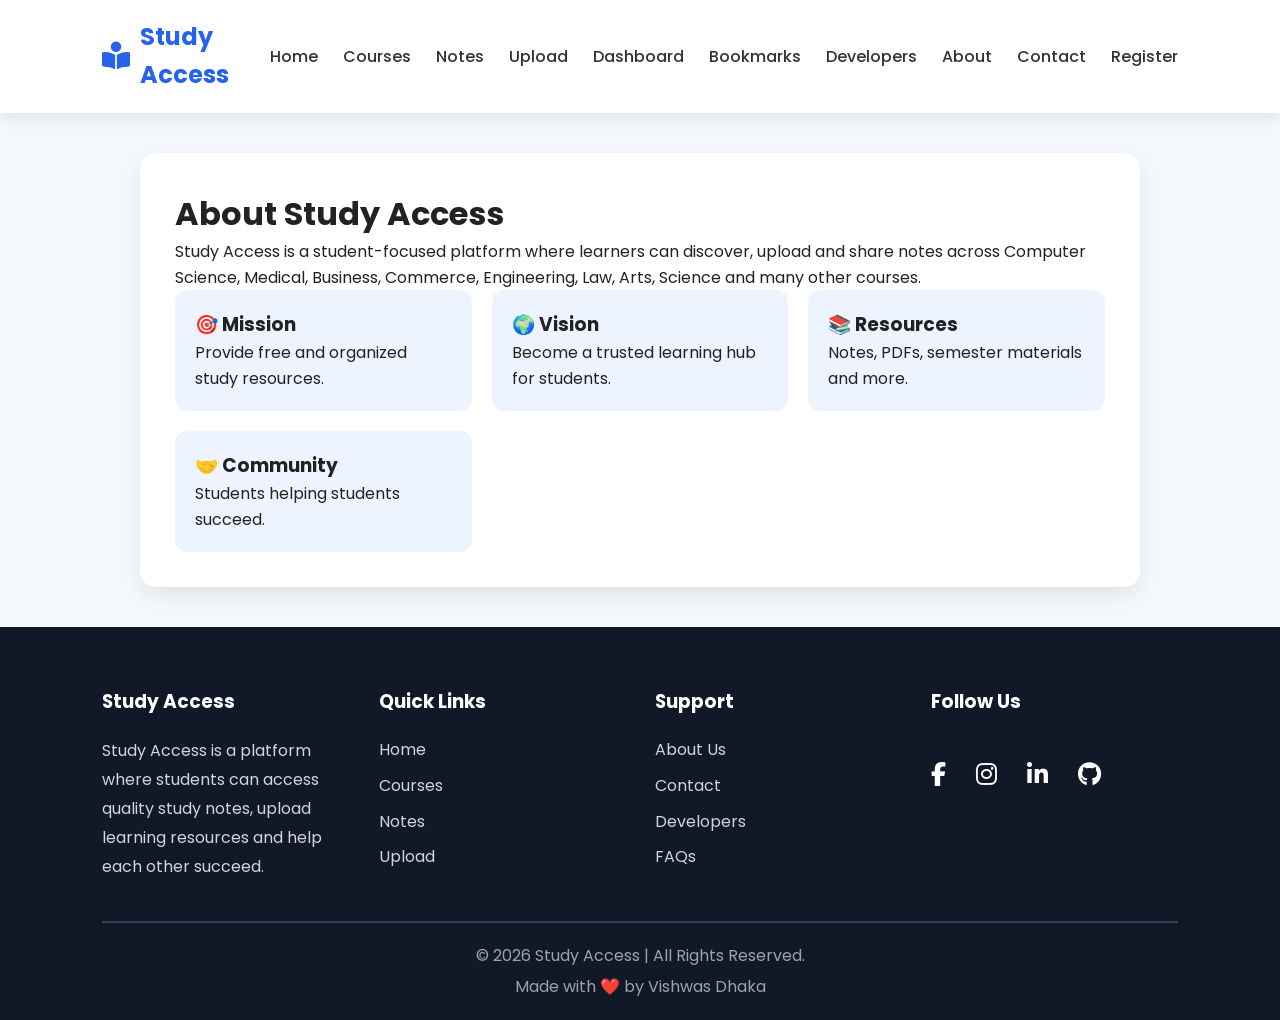
<file: about.html>
<!doctype html>
<html>
  <head>
    <meta charset="UTF-8" />
    <meta name="viewport" content="width=device-width,initial-scale=1" />
    <title>Study Access | About</title>
    <link rel="stylesheet" href="style.css" />
    <link
      rel="stylesheet"
      href="https://cdnjs.cloudflare.com/ajax/libs/font-awesome/6.6.0/css/all.min.css"
    />
    <style>
      body {
        font-family: Arial;
        background: #f4f7fb;
      }
      .wrap {
        max-width: 1000px;
        margin: 40px auto;
        background: #fff;
        padding: 35px;
        border-radius: 15px;
        box-shadow: 0 8px 20px rgba(0, 0, 0, 0.08);
      }
      .cards {
        display: grid;
        grid-template-columns: repeat(auto-fit, minmax(220px, 1fr));
        gap: 20px;
      }
      .card {
        background: #eef4ff;
        padding: 20px;
        border-radius: 12px;
      }

      .footer-container {
        display: grid;
        grid-template-columns: repeat(auto-fit, minmax(220px, 1fr));
        gap: 30px;
      }

      .footer-box a {
        display: block;
        color: #d1d5db;
        margin: 10px 0;
        text-decoration: none;
      }

      .social-icons {
        display: flex;
        gap: 15px;
        margin-top: 15px;
      }

      .social-icons a {
        color: #fff;
        font-size: 22px;
      }

      @media (max-width: 900px) {
        .register-container {
          grid-template-columns: 1fr;
        }

        .page-hero h1 {
          font-size: 32px;
        }
      }
    </style>

    </style>
  </head>
  <body>
    
    <header>
      <div class="logo">
        <i class="fa-solid fa-book-open-reader"></i>
        <h2>Study Access</h2>
      </div>
    <nav>
        <ul>
            <li><a href="index.html">Home</a></li>
            <li><a href="courses.html">Courses</a></li>
            <li><a href="notes.html">Notes</a></li>
            <li><a href="upload.html">Upload</a></li>
            <li><a href="dashboard.html">Dashboard</a></li>
            <li><a href="bookmarks.html">Bookmarks</a></li>
            <li><a href="developers.html">Developers</a></li>
            <li><a href="about.html">About</a></li>
            <li><a href="contact.html">Contact</a></li>
            <li><a href="register.html" class="register-btn">Register</a></li>
        </ul>
    </nav>
    </header>
    <div class="wrap">
      <h1>About Study Access</h1>
      <p>
        Study Access is a student-focused platform where learners can discover,
        upload and share notes across Computer Science, Medical, Business,
        Commerce, Engineering, Law, Arts, Science and many other courses.
      </p>
      <div class="cards">
        <div class="card">
          <h3>🎯 Mission</h3>
          <p>Provide free and organized study resources.</p>
        </div>
        <div class="card">
          <h3>🌍 Vision</h3>
          <p>Become a trusted learning hub for students.</p>
        </div>
        <div class="card">
          <h3>📚 Resources</h3>
          <p>Notes, PDFs, semester materials and more.</p>
        </div>
        <div class="card">
          <h3>🤝 Community</h3>
          <p>Students helping students succeed.</p>
        </div>
      </div>
    </div>
    <footer>
      <div class="footer-container">
        <div class="footer-box">
          <h3>Study Access</h3>

          <p>
            Study Access is a platform where students can access quality study
            notes, upload learning resources and help each other succeed.
          </p>
        </div>

        <div class="footer-box">
          <h3>Quick Links</h3>
          <a href="index.html">Home</a>
          <a href="courses.html">Courses</a>
          <a href="notes.html">Notes</a>
          <a href="upload.html">Upload</a>
        </div>

        <div class="footer-box">
          <h3>Support</h3>
          <a href="about.html">About Us</a>
          <a href="contact.html">Contact</a>
          <a href="developers.html">Developers</a>
          <a href="#">FAQs</a>
        </div>

        <div class="footer-box">
          <h3>Follow Us</h3>
          <div class="social-icons">
            <a href="#"><i class="fab fa-facebook-f"></i></a>
            <a href="#"><i class="fab fa-instagram"></i></a>
            <a href="#"><i class="fab fa-linkedin-in"></i></a>
            <a href="#"><i class="fab fa-github"></i></a>
          </div>
        </div>
      </div>

      <hr />

      <p class="copyright">© 2026 Study Access | All Rights Reserved.</p>
      <p class="credits">Made with ❤️ by Vishwas Dhaka</p>
    </footer>
  </body>
</html>
</file>
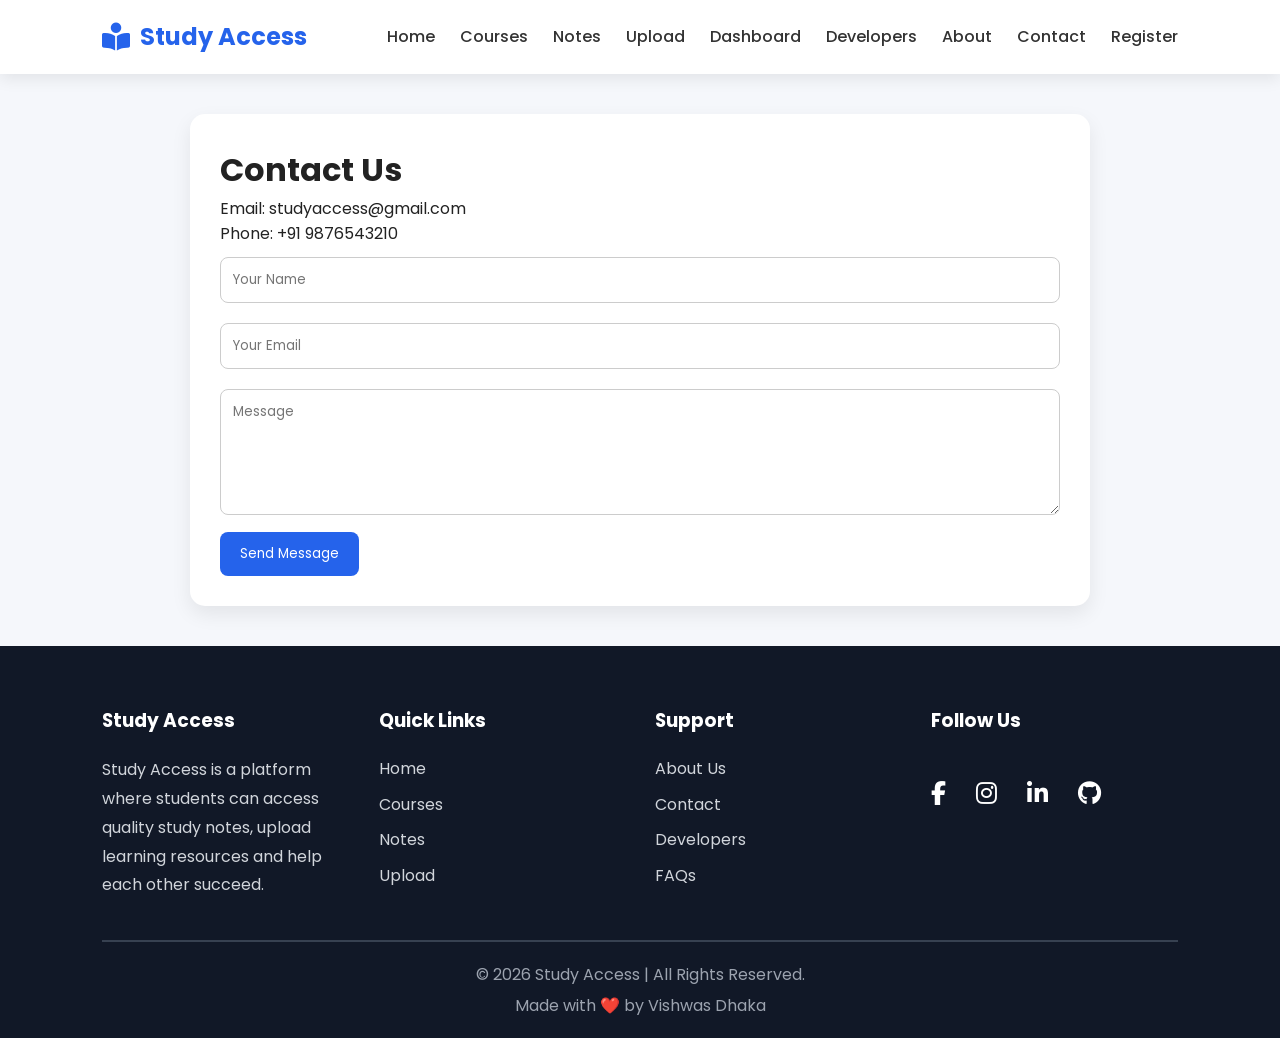
<file: contact.html>
<!doctype html>
<html>
  <head>
    <meta charset="UTF-8" />
    <meta name="viewport" content="width=device-width,initial-scale=1" />
    <title>Study Access | Contact</title>
    <link rel="stylesheet" href="style.css" />
    <link
      rel="stylesheet"
      href="https://cdnjs.cloudflare.com/ajax/libs/font-awesome/6.6.0/css/all.min.css"
    />
    <style>
      body {
        font-family: Arial;
        background: #f5f7fb;
      }
      .wrap {
        max-width: 900px;
        margin: 40px auto;
        background: #fff;
        padding: 30px;
        border-radius: 15px;
        box-shadow: 0 8px 20px rgba(0, 0, 0, 0.08);
      }
      input,
      textarea {
        width: 100%;
        padding: 12px;
        margin: 10px 0;
        border: 1px solid #ccc;
        border-radius: 8px;
      }
      button {
        padding: 12px 20px;
        background: #2563eb;
        color: #fff;
        border: none;
        border-radius: 8px;
      }

       .footer-container {
        display: grid;
        grid-template-columns: repeat(auto-fit, minmax(220px, 1fr));
        gap: 30px;
      }

      .footer-box a {
        display: block;
        color: #d1d5db;
        margin: 10px 0;
        text-decoration: none;
      }

      .social-icons {
        display: flex;
        gap: 15px;
        margin-top: 15px;
      }

      .social-icons a {
        color: #fff;
        font-size: 22px;
      }

      @media (max-width: 900px) {
        .register-container {
          grid-template-columns: 1fr;
        }

        .page-hero h1 {
          font-size: 32px;
        }
      }
    </style>
  </head>
  <body>
    
    <header>
    <div class="logo">
        <i class="fa-solid fa-book-open-reader"></i>
        <h2>Study Access</h2>
    </div>

    <nav>
        <ul>
            <li><a href="index.html">Home</a></li>
            <li><a href="courses.html">Courses</a></li>
            <li><a href="notes.html">Notes</a></li>
            <li><a href="upload.html">Upload</a></li>
            <li><a href="dashboard.html">Dashboard</a></li>
            <li><a href="developers.html">Developers</a></li>
            <li><a href="about.html">About</a></li>
            <li><a href="contact.html">Contact</a></li>
            <li><a href="register.html" class="register-btn">Register</a></li>
        </ul>
    </nav>
</header>
      </div>
    </header>
    <div class="wrap">
      <h1>Contact Us</h1>
      <p>Email: studyaccess@gmail.com</p>
      <p>Phone: +91 9876543210</p>
      <form>
        <input placeholder="Your Name" /><input
          type="email"
          placeholder="Your Email"
        /><textarea rows="5" placeholder="Message"></textarea
        ><button>Send Message</button>
      </form>
    </div>
    <footer>
      <div class="footer-container">
        <div class="footer-box">
          <h3>Study Access</h3>

          <p>
            Study Access is a platform where students can access quality study
            notes, upload learning resources and help each other succeed.
          </p>
        </div>

        <div class="footer-box">
          <h3>Quick Links</h3>

          <a href="index.html">Home</a>
          <a href="courses.html">Courses</a>
          <a href="notes.html">Notes</a>
          <a href="upload.html">Upload</a>
        </div>

        <div class="footer-box">
          <h3>Support</h3>
          <a href="about.html">About Us</a>
          <a href="contact.html">Contact</a>
          <a href="developers.html">Developers</a>
          <a href="#">FAQs</a>
        </div>

        <div class="footer-box">
          <h3>Follow Us</h3>
          <div class="social-icons">
            <a href="#"><i class="fab fa-facebook-f"></i></a>
            <a href="#"><i class="fab fa-instagram"></i></a>
            <a href="#"><i class="fab fa-linkedin-in"></i></a>
            <a href="#"><i class="fab fa-github"></i></a>
          </div>
        </div>
      </div>

      <hr />

      <p class="copyright">© 2026 Study Access | All Rights Reserved.</p>
      <p class="credits">Made with ❤️ by Vishwas Dhaka</p>
    </footer>
  </body>
</html>
</file>
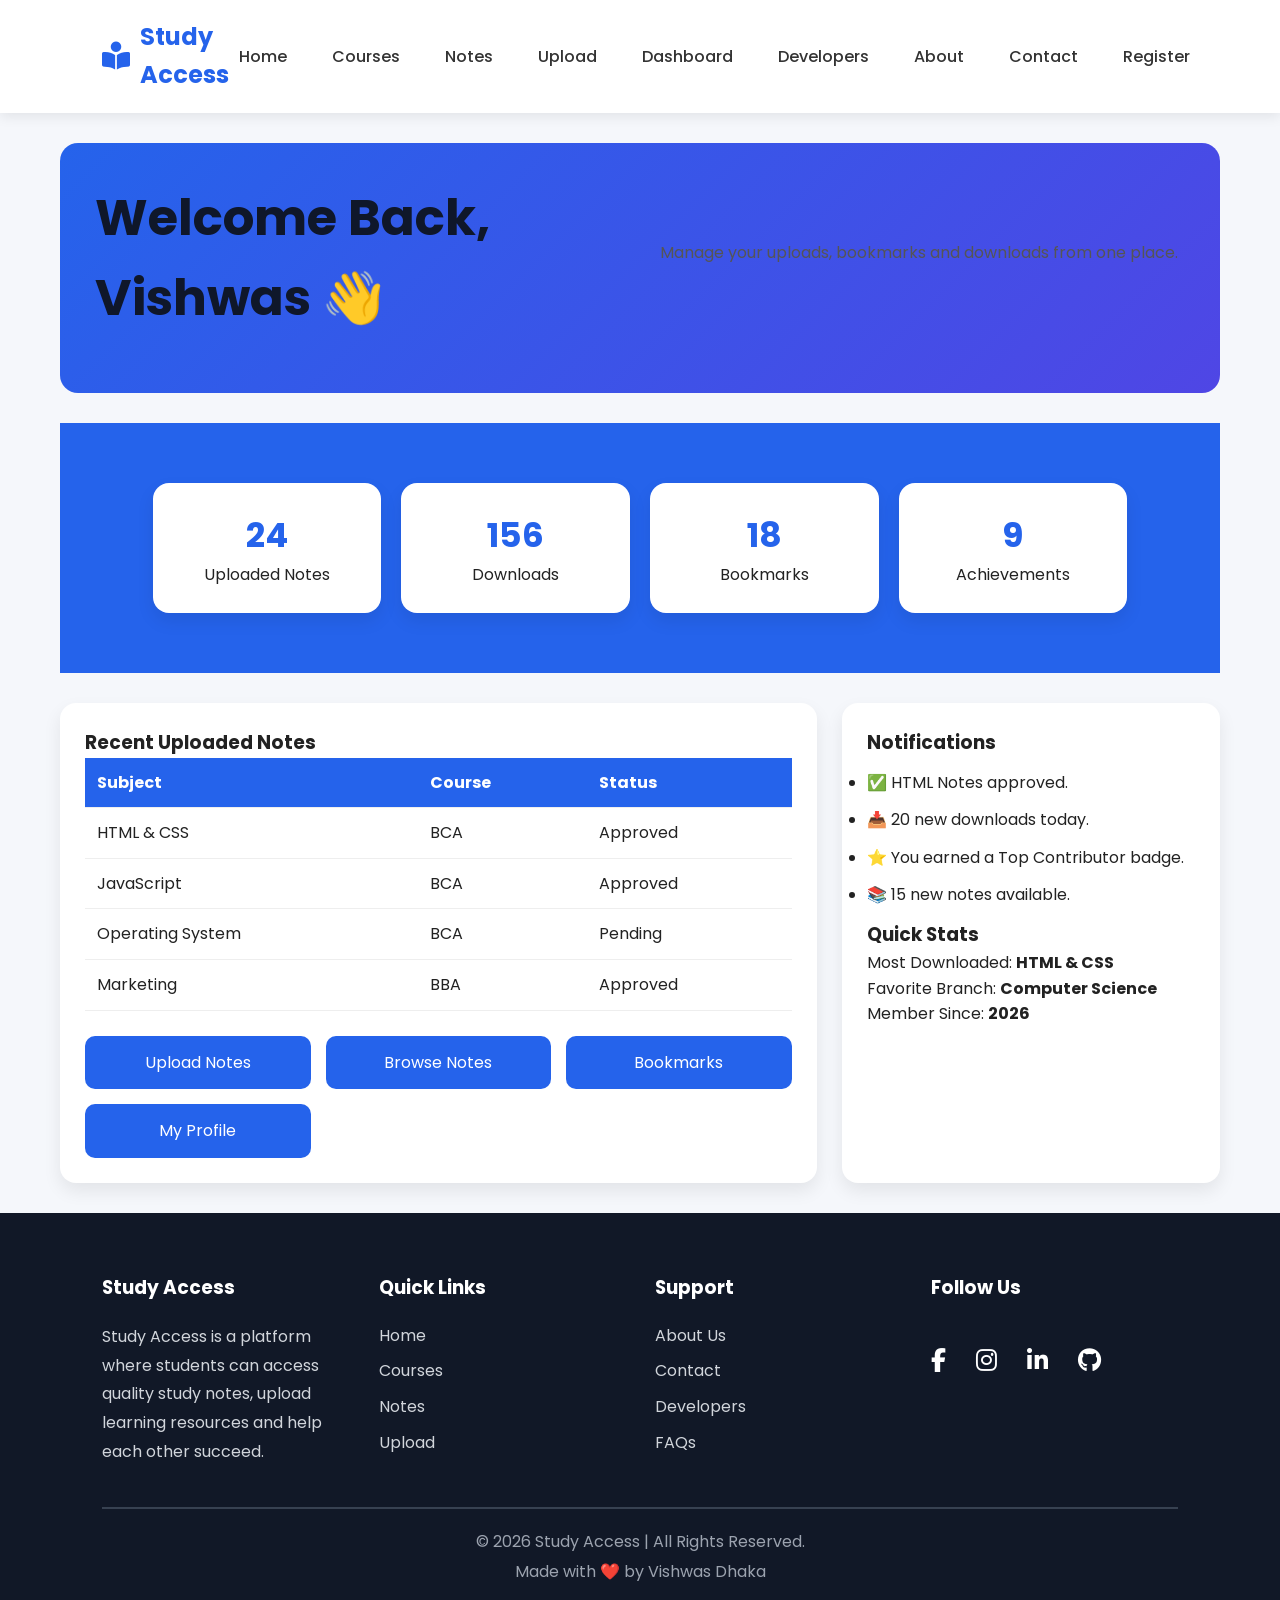
<file: dashboard.html>
<!doctype html>
<html lang="en">
  <head>
    <meta charset="UTF-8" />
    <meta name="viewport" content="width=device-width, initial-scale=1.0" />
    <title>Study Access | Dashboard</title>
    <link rel="stylesheet" href="style.css" />
    <link
      href="https://fonts.googleapis.com/css2?family=Poppins:wght@300;400;500;600;700&display=swap"
      rel="stylesheet"
    />
    <link
      rel="stylesheet"
      href="https://cdnjs.cloudflare.com/ajax/libs/font-awesome/6.6.0/css/all.min.css"
    />
    <style>
      body {
        margin: 0;
        background: #f5f7fb;
        font-family: Poppins, sans-serif;
      }
      header {
        display: flex;
        justify-content: space-between;
        align-items: center;
        padding: 18px 8%;
        background: #fff;
        box-shadow: 0 4px 12px rgba(0, 0, 0, 0.08);
      }
      nav a {
        text-decoration: none;
        color: #333;
        margin: 0 10px;
        font-weight: 500;
      }
      .container {
        max-width: 1200px;
        margin: 30px auto;
        padding: 0 20px;
      }
      .hero {
        background: linear-gradient(135deg, #2563eb, #4f46e5);
        color: #fff;
        padding: 35px;
        border-radius: 18px;
      }
      .stats {
        display: grid;
        grid-template-columns: repeat(auto-fit, minmax(220px, 1fr));
        gap: 20px;
        margin: 30px 0;
      }
      .card {
        background: #fff;
        padding: 25px;
        border-radius: 16px;
        box-shadow: 0 8px 18px rgba(0, 0, 0, 0.08);
      }
      .card h2 {
        margin: 0;
        font-size: 34px;
        color: #2563eb;
      }
      .grid {
        display: grid;
        grid-template-columns: 2fr 1fr;
        gap: 25px;
      }
      table {
        width: 100%;
        border-collapse: collapse;
      }
      th,
      td {
        padding: 12px;
        border-bottom: 1px solid #eee;
        text-align: left;
      }
      th {
        background: #2563eb;
        color: #fff;
      }
      .actions {
        display: grid;
        grid-template-columns: repeat(auto-fit, minmax(180px, 1fr));
        gap: 15px;
        margin-top: 25px;
      }
      .btn {
        display: block;
        text-align: center;
        padding: 14px;
        background: #2563eb;
        color: #fff;
        text-decoration: none;
        border-radius: 10px;
      }
      .activity li {
        margin: 12px 0;
      }
      @media (max-width: 850px) {
        .grid {
          grid-template-columns: 1fr;
        }
      }
      .footer-container {
        display: grid;
        grid-template-columns: repeat(auto-fit, minmax(220px, 1fr));
        gap: 30px;
      }

      .footer-box a {
        display: block;
        color: #d1d5db;
        margin: 10px 0;
        text-decoration: none;
      }

      .social-icons {
        display: flex;
        gap: 15px;
        margin-top: 15px;
      }

      .social-icons a {
        color: #fff;
        font-size: 22px;
      }

      @media (max-width: 900px) {
        .register-container {
          grid-template-columns: 1fr;
        }

        .page-hero h1 {
          font-size: 32px;
        }
      }

    </style>
  </head>
  <body>
   <header>
    <div class="logo">
        <i class="fa-solid fa-book-open-reader"></i>
        <h2>Study Access</h2>
    </div>
    <nav>
        <ul>
            <li><a href="index.html">Home</a></li>
            <li><a href="courses.html">Courses</a></li>
            <li><a href="notes.html">Notes</a></li>
            <li><a href="upload.html">Upload</a></li>
            <li><a href="dashboard.html">Dashboard</a></li>
            <li><a href="developers.html">Developers</a></li>
            <li><a href="about.html">About</a></li>
            <li><a href="contact.html">Contact</a></li>
            <li><a href="register.html" class="register-btn">Register</a></li>
        </ul>
    </nav>
</header>

    <div class="container">
      <div class="hero">
        <h1>Welcome Back, Vishwas 👋</h1>
        <p>Manage your uploads, bookmarks and downloads from one place.</p>
      </div>

      <div class="stats">
        <div class="card">
          <h2>24</h2>
          <p>Uploaded Notes</p>
        </div>
        <div class="card">
          <h2>156</h2>
          <p>Downloads</p>
        </div>
        <div class="card">
          <h2>18</h2>
          <p>Bookmarks</p>
        </div>
        <div class="card">
          <h2>9</h2>
          <p>Achievements</p>
        </div>
      </div>

      <div class="grid">
        <div class="card">
          <h3>Recent Uploaded Notes</h3>
          <table>
            <tr>
              <th>Subject</th>
              <th>Course</th>
              <th>Status</th>
            </tr>
            <tr>
              <td>HTML & CSS</td>
              <td>BCA</td>
              <td>Approved</td>
            </tr>
            <tr>
              <td>JavaScript</td>
              <td>BCA</td>
              <td>Approved</td>
            </tr>
            <tr>
              <td>Operating System</td>
              <td>BCA</td>
              <td>Pending</td>
            </tr>
            <tr>
              <td>Marketing</td>
              <td>BBA</td>
              <td>Approved</td>
            </tr>
          </table>

          <div class="actions">
            <a class="btn" href="upload.html">Upload Notes</a>
            <a class="btn" href="notes.html">Browse Notes</a>
            <a class="btn" href="bookmarks.html">Bookmarks</a>
            <a class="btn" href="profile.html">My Profile</a>
          </div>
        </div>

        <div class="card">
          <h3>Notifications</h3>
          <ul class="activity">
            <li>✅ HTML Notes approved.</li>
            <li>📥 20 new downloads today.</li>
            <li>⭐ You earned a Top Contributor badge.</li>
            <li>📚 15 new notes available.</li>
          </ul>

          <h3>Quick Stats</h3>
          <p>Most Downloaded: <b>HTML & CSS</b></p>
          <p>Favorite Branch: <b>Computer Science</b></p>
          <p>Member Since: <b>2026</b></p>
        </div>
      </div>
    </div>

    <footer>
      <div class="footer-container">
        <div class="footer-box">
          <h3>Study Access</h3>
          <p>
            Study Access is a platform where students can access quality study
            notes, upload learning resources and help each other succeed.
          </p>
        </div>

        <div class="footer-box">
          <h3>Quick Links</h3>
          <a href="index.html">Home</a>
          <a href="courses.html">Courses</a>
          <a href="notes.html">Notes</a>
          <a href="upload.html">Upload</a>
        </div>

        <div class="footer-box">
          <h3>Support</h3>
          <a href="about.html">About Us</a>
          <a href="contact.html">Contact</a>
          <a href="developers.html">Developers</a>
          <a href="#">FAQs</a>
        </div>

        <div class="footer-box">
          <h3>Follow Us</h3>
          <div class="social-icons">
            <a href="#"><i class="fab fa-facebook-f"></i></a>
            <a href="#"><i class="fab fa-instagram"></i></a>
            <a href="#"><i class="fab fa-linkedin-in"></i></a>
            <a href="#"><i class="fab fa-github"></i></a>
          </div>
        </div>
      </div>

      <hr />

      <p class="copyright">© 2026 Study Access | All Rights Reserved.</p>
      <p class="credits">Made with ❤️ by Vishwas Dhaka</p>
    </footer>
   
  </body>
</html>
</file>
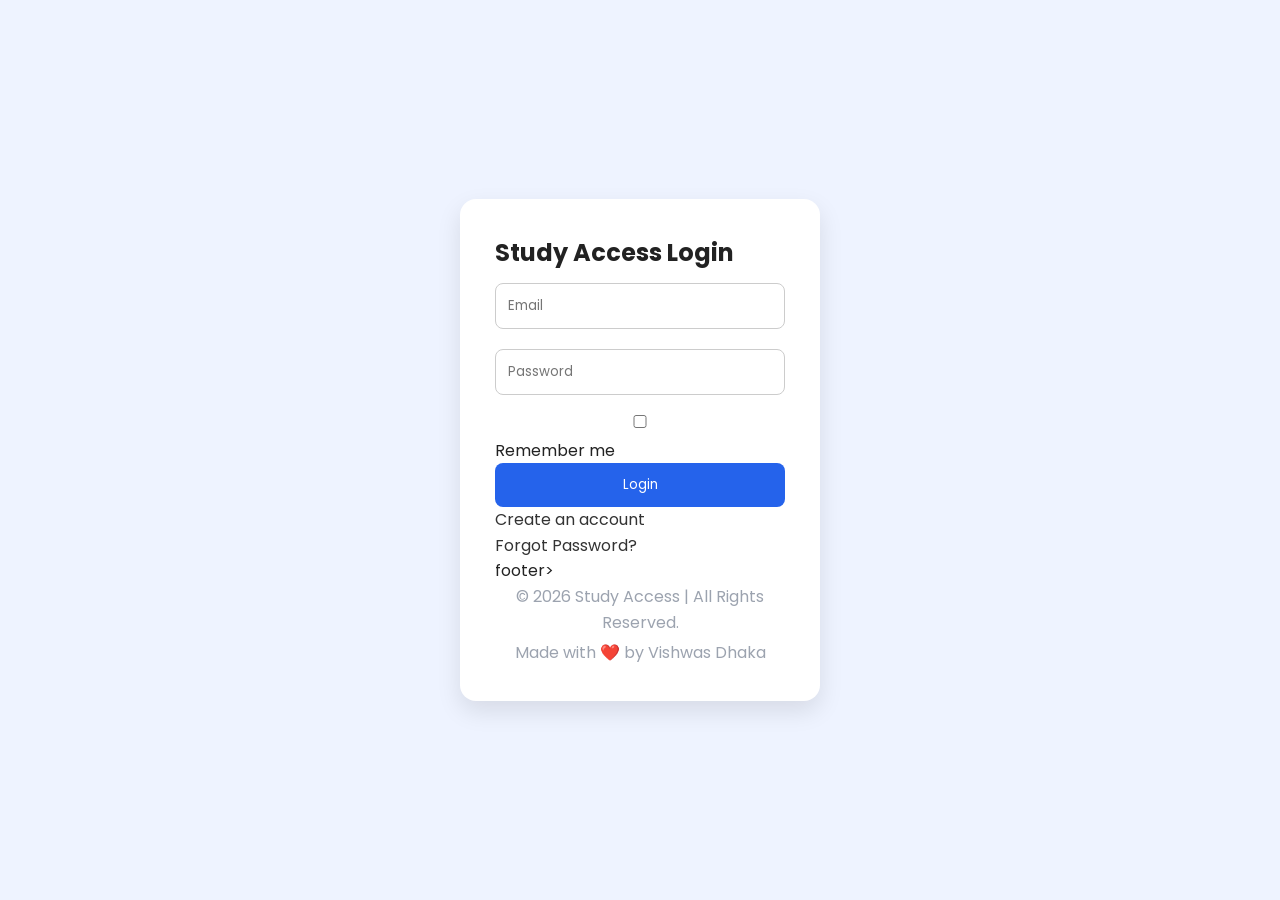
<file: login.html>
<!doctype html>
<html>
  <head>
    <meta charset="UTF-8" />
    <meta name="viewport" content="width=device-width,initial-scale=1" />
    <title>Study Access | Login</title>
    <link rel="stylesheet" href="style.css" />
    <style>
      body {
        font-family: Arial;
        background: #eef3ff;
        display: flex;
        justify-content: center;
        align-items: center;
        height: 100vh;
        margin: 0;
      }
      .card {
        background: #fff;
        padding: 35px;
        border-radius: 16px;
        box-shadow: 0 10px 25px rgba(0, 0, 0, 0.1);
        width: 360px;
      }
      input {
        width: 100%;
        padding: 12px;
        margin: 10px 0;
        border: 1px solid #ccc;
        border-radius: 8px;
      }
      button {
        width: 100%;
        padding: 12px;
        background: #2563eb;
        color: #fff;
        border: none;
        border-radius: 8px;
      }
      a {
        text-decoration: none;
      }
    </style>
  </head>
  <body>
    <div class="card">
      <h2>Study Access Login</h2>
      <input type="email" placeholder="Email" /><input
        type="password"
        placeholder="Password"
      /><label><input type="checkbox" /> Remember me</label
      ><button>Login</button>
      <p><a href="register.html">Create an account</a></p>
      <p><a href="#">Forgot Password?</a></p>
      footer>
        <p class="copyright">© 2026 Study Access | All Rights Reserved.</p>
        <p class="credits">Made with ❤️ by Vishwas Dhaka</p>
      </footer>
    </div>
  </body>
</html>
</file>
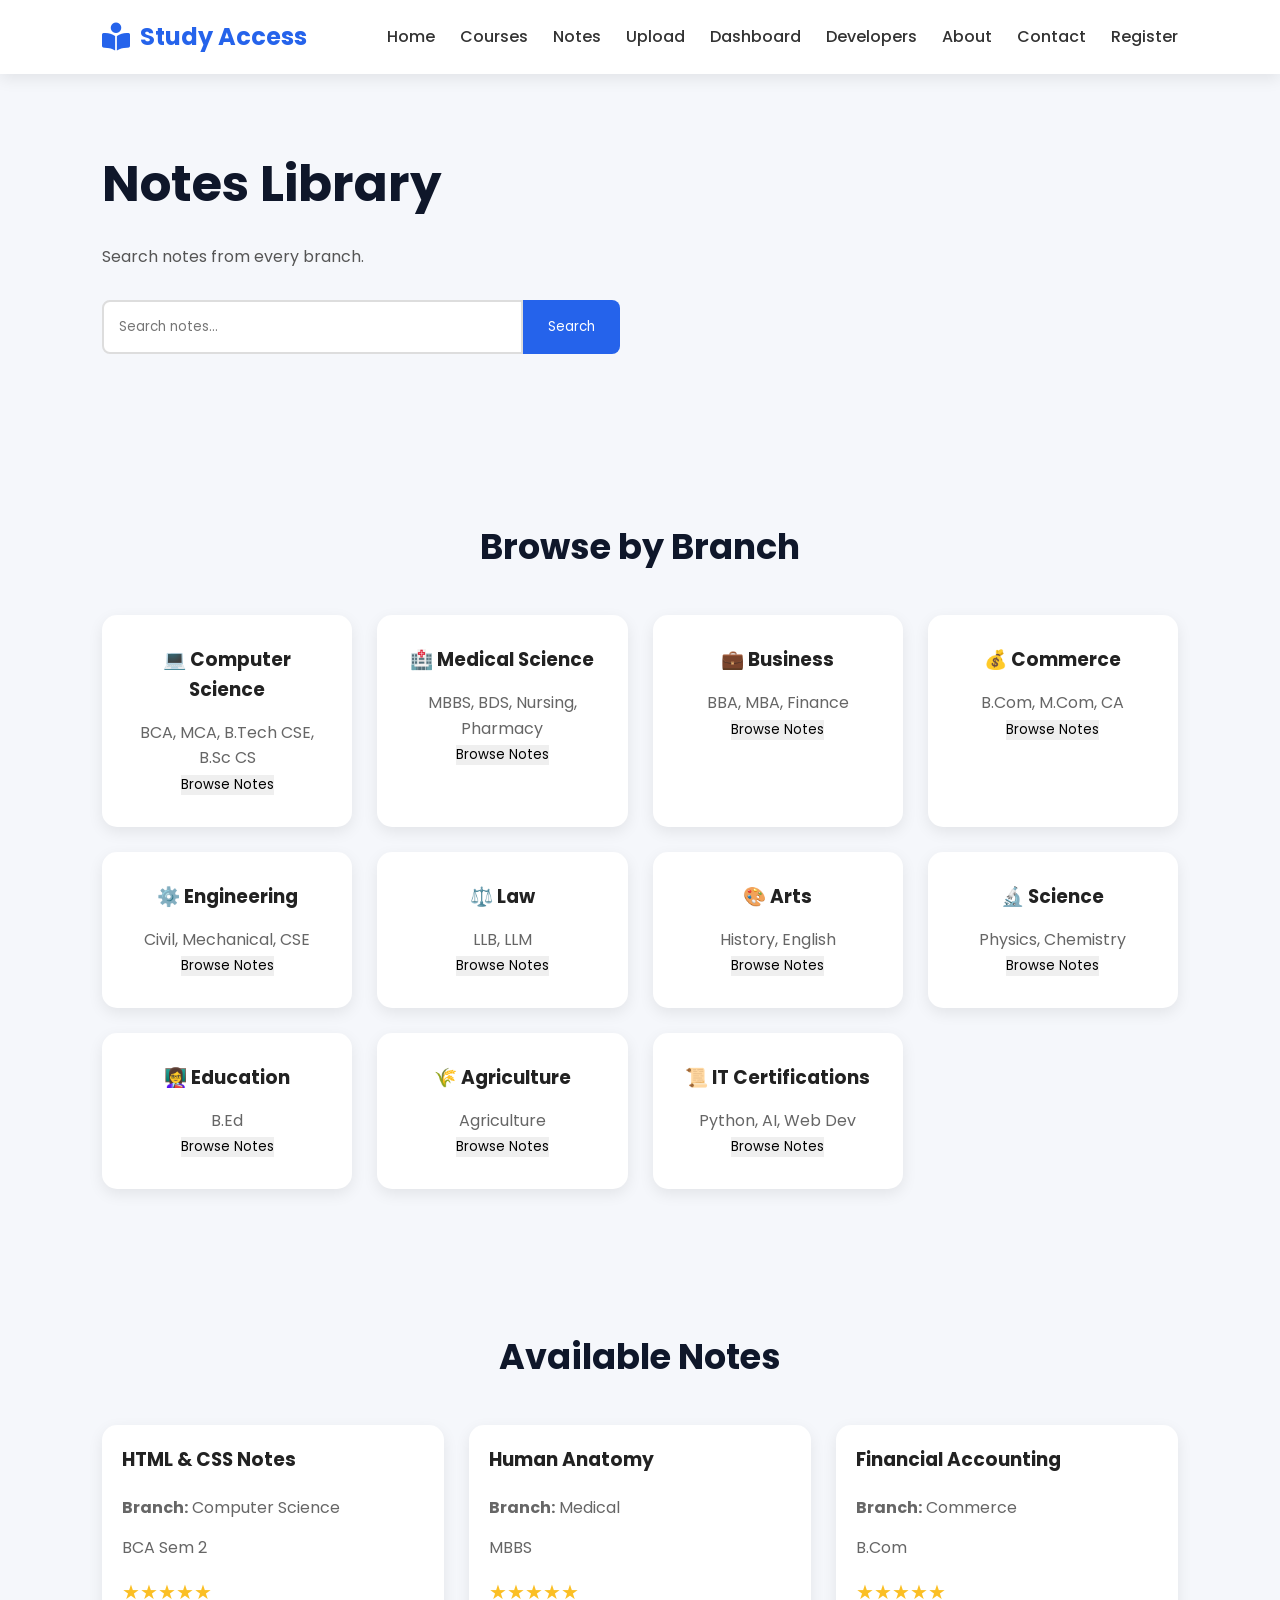
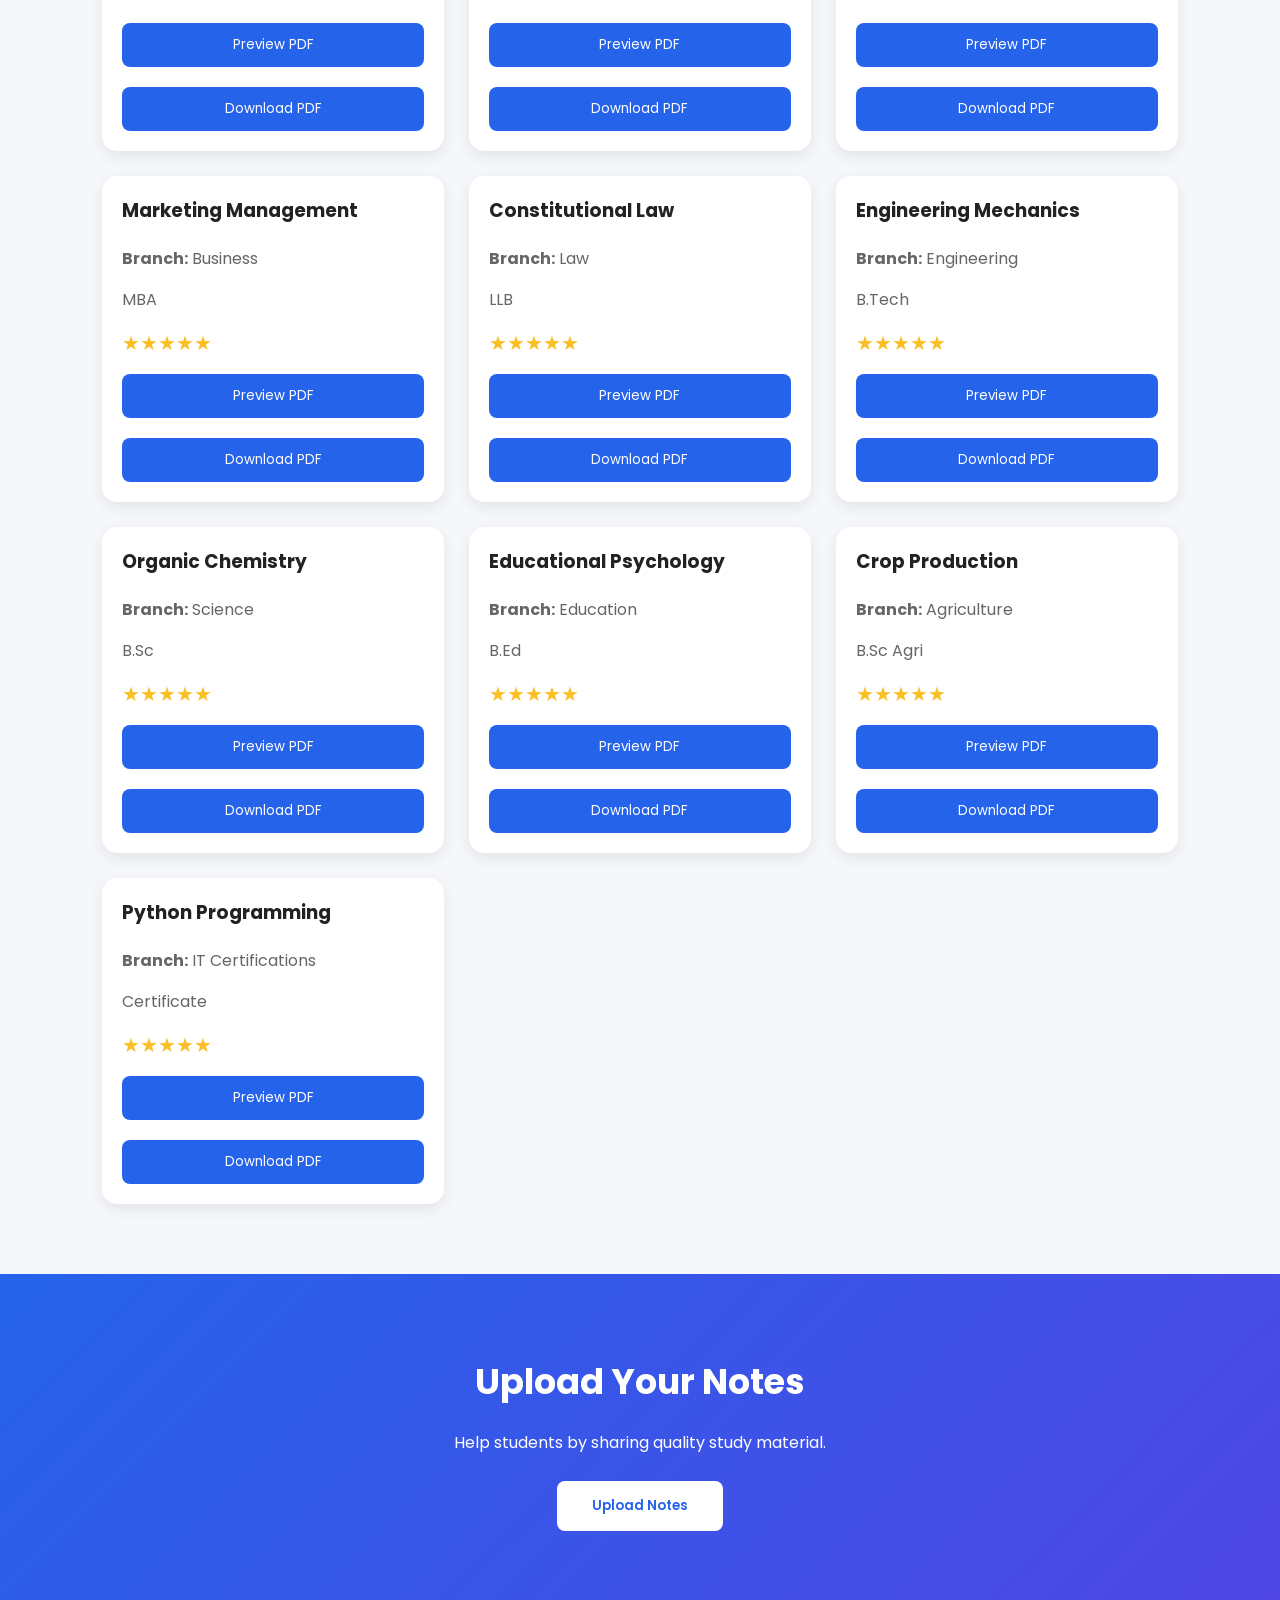
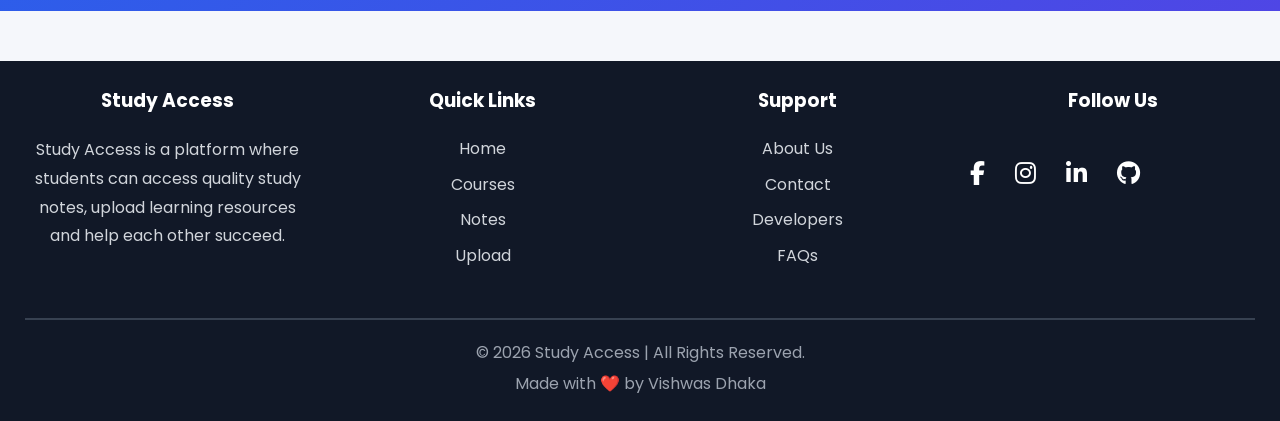
<file: notes.html>
<!DOCTYPE html>
<html lang='en'><head><meta charset='UTF-8'><meta name='viewport' content='width=device-width,initial-scale=1'>
<title>Study Access | Notes</title>
<link rel='stylesheet' href='style.css'>
<link
      rel="stylesheet"
      href="https://cdnjs.cloudflare.com/ajax/libs/font-awesome/6.6.0/css/all.min.css"
    />
</head>
<body>
<header>
    <div class="logo">
        <i class="fa-solid fa-book-open-reader"></i>
        <h2>Study Access</h2>
    </div>
    <style>

    footer {
        text-align: center;
        padding: 25px;
        background: #111827;
        margin-top: 50px;
      }    

    .copyright{
    text-align:center;
    color:#9ca3af;
}

    .credits{
    text-align:center;
    color:#9ca3af;
    margin-top:5px;
}   

    .logo i{
    color:#2563eb;
    font-size:28px;
    }   

    .popup{
    display:none;
    position:fixed;
    top:0;
    left:0;
    width:100%;
    height:100%;
    background:rgba(0,0,0,.6);
    justify-content:center;
    align-items:center;
    z-index:9999;
}

.popup-content{
    width:90%;
    max-width:700px;
    max-height:80vh;
    overflow-y:auto;
    background:#fff;
    padding:30px;
    border-radius:10px;
    position:relative;
}

.close{
    position:absolute;
    right:20px;
    top:10px;
    font-size:30px;
    cursor:pointer;
}

.note-item{
    display:flex;
    justify-content:space-between;
    align-items:center;
    padding:12px;
    margin:10px 0;
    border:1px solid #ddd;
    border-radius:8px;
}

.note-item button{
    padding:8px 15px;
    cursor:pointer;
}

.credits{
    text-align:center;
    color:#9ca3af;
    margin-top:5px;
}

.footer-container {
        display: grid;
        grid-template-columns: repeat(auto-fit, minmax(220px, 1fr));
        gap: 30px;
}

.footer-box a {
        display: block;
        color: #d1d5db;
        margin: 10px 0;
        text-decoration: none;
}

.social-icons {
        display: flex;
        gap: 15px;
        margin-top: 15px;
}

.social-icons a {
        color: #fff;
        font-size: 22px;
}

@media (max-width: 900px) {
        .register-container {
        grid-template-columns: 1fr;
}

.page-hero h1 {
        font-size: 32px;
}
}
    </style>

    <nav>
        <ul>
            <li><a href="index.html">Home</a></li>
            <li><a href="courses.html">Courses</a></li>
            <li><a href="notes.html">Notes</a></li>
            <li><a href="upload.html">Upload</a></li>
            <li><a href="dashboard.html">Dashboard</a></li>
            <li><a href="developers.html">Developers</a></li>
            <li><a href="about.html">About</a></li>
            <li><a href="contact.html">Contact</a></li>
            <li><a href="register.html" class="register-btn">Register</a></li>
        </ul>
    </nav>
</header>

<section class='hero'>
<div class='hero-text'>
<h1>Notes Library</h1>
<p>Search notes from every branch.</p>
<div class='search-box'>
<input id='searchInput' placeholder='Search notes...'>
<button>Search</button>
</div>
</div>
<p id="noResults" style="display:none;text-align:center;font-size:18px;color:#666;margin-top:20px;">No notes found.</p>
</section>

<section class='category'>
<h2>Browse by Branch</h2>
<div class='category-container'>
    
<div class="category-card">
    <h3>💻 Computer Science</h3>
    <p>BCA, MCA, B.Tech CSE, B.Sc CS</p>
    <button onclick="openNotes('Computer Science')">Browse Notes</button>
</div>

<div class="category-card">
    <h3>🏥 Medical Science</h3>
    <p>MBBS, BDS, Nursing, Pharmacy</p>
    <button onclick="openNotes('Medical Science')">Browse Notes</button>
</div>

<div class="category-card">
    <h3>💼 Business</h3>
    <p>BBA, MBA, Finance</p>
    <button onclick="openNotes('Business')">Browse Notes</button>
</div>

<div class="category-card">
    <h3>💰 Commerce</h3>
    <p>B.Com, M.Com, CA</p>
    <button onclick="openNotes('Commerce')">Browse Notes</button>
</div>

<div class="category-card">
    <h3>⚙️ Engineering</h3>
    <p>Civil, Mechanical, CSE</p>
    <button onclick="openNotes('Engineering')">Browse Notes</button>
</div>

<div class="category-card">
    <h3>⚖️ Law</h3>
    <p>LLB, LLM</p>
    <button onclick="openNotes('Law')">Browse Notes</button>
</div>

<div class="category-card">
    <h3>🎨 Arts</h3>
    <p>History, English</p>
    <button onclick="openNotes('Arts')">Browse Notes</button>
</div>

<div class="category-card">
    <h3>🔬 Science</h3>
    <p>Physics, Chemistry</p>
    <button onclick="openNotes('Science')">Browse Notes</button>
</div>

<div class="category-card">
    <h3>👩‍🏫 Education</h3>
    <p>B.Ed</p>
    <button onclick="openNotes('Education')">Browse Notes</button>
</div>

<div class="category-card">
    <h3>🌾 Agriculture</h3>
    <p>Agriculture</p>
    <button onclick="openNotes('Agriculture')">Browse Notes</button>
</div>

<div class="category-card">
    <h3>📜 IT Certifications</h3>
    <p>Python, AI, Web Dev</p>
    <button onclick="openNotes('IT Certifications')">Browse Notes</button>
    </div>

</div>
</section>

<section class='notes'>
<h2>Available Notes</h2>
<div class='notes-container'>
<div class="note-card">
    <h3>HTML & CSS Notes</h3>
    <p><b>Branch:</b> Computer Science</p>
    <p>BCA Sem 2</p>
    <div class="rating">★★★★★</div>
    <button onclick="previewPDF('https://cwh-full-next-space.fra1.cdn.digitaloceanspaces.com/notes/HTML_Complete_Notes.pdf')">Preview PDF</button> 
    <button onclick="downloadPDF('https://cwh-full-next-space.fra1.cdn.digitaloceanspaces.com/notes/HTML_Complete_Notes.pdf')">Download PDF</button>
</div>

<div class="note-card">
    <h3>Human Anatomy</h3>
    <p><b>Branch:</b> Medical</p>
    <p>MBBS</p>
    <div class="rating">★★★★★</div>
    <button onclick="previewPDF('https://dulomix.com/wp-content/uploads/2023/03/HAP-UNIT-1-IMPERFECT-PHARMACY.pdf')" >Preview PDF</button>
    <button onclick="downloadPDF('https://dulomix.com/wp-content/uploads/2023/03/HAP-UNIT-1-IMPERFECT-PHARMACY.pdf')">Download PDF</button>
</div>

<div class="note-card">
    <h3>Financial Accounting</h3>
    <p><b>Branch:</b> Commerce</p>
    <p>B.Com</p>
    <div class="rating">★★★★★</div>
    <button onclick="previewPDF('https://dodldu.in/pdf/4_B.Com-General-103%20(1st%20Semester).pdf')">Preview PDF</button> 
    <button onclick="downloadPDF('https://dodldu.in/pdf/4_B.Com-General-103%20(1st%20Semester).pdf')">Download PDF</button>
</div>

<div class="note-card">
    <h3>Marketing Management</h3>
    <p><b>Branch:</b> Business</p>
    <p>MBA</p>
    <div class="rating">★★★★★</div>
    <button onclick="previewPDF('https://dpvipracollege.in/wp-content/uploads/2023/01/Marketing-Management.pdf')">Preview PDF</button> 
    <button onclick="downloadPDF('https://dpvipracollege.in/wp-content/uploads/2023/01/Marketing-Management.pdf')">Download PDF</button>
</div>

<div class="note-card">
    <h3>Constitutional Law</h3>
    <p><b>Branch:</b> Law</p>
    <p>LLB</p>
    <div class="rating">★★★★★</div>
    <button onclick="previewPDF('https://tndalu.ac.in/econtent/10_Constitutional_Law_I.pdf')">Preview PDF</button>
    <button onclick="downloadPDF('https://tndalu.ac.in/econtent/10_Constitutional_Law_I.pdf')">Download PDF</button>
</div>

<div class="note-card">
    <h3>Engineering Mechanics</h3>
    <p><b>Branch:</b> Engineering</p>
    <p>B.Tech</p>
    <div class="rating">★★★★★</div>
    <button onclick="previewPDF('https://www.iitg.ac.in/rkbc/me101/Presentation/L01-03.pdf')">Preview PDF</button> 
    <button onclick="downloadPDF('https://www.iitg.ac.in/rkbc/me101/Presentation/L01-03.pdf')">Download PDF</button>
</div>

<div class="note-card">
    <h3>Organic Chemistry</h3>
    <p><b>Branch:</b> Science</p>
    <p>B.Sc</p>
    <div class="rating">★★★★★</div>
    <button onclick="previewPDF('https://bitmesra.ac.in/UploadedDocuments/adminchem/files/CH111-M3-NOMENCLATURE.pdf')">Preview PDF</button> 
    <button onclick="downloadPDF('https://bitmesra.ac.in/UploadedDocuments/adminchem/files/CH111-M3-NOMENCLATURE.pdf')">Download PDF</button>
</div>

<div class="note-card">
    <h3>Educational Psychology</h3>
    <p><b>Branch:</b> Education</p>
    <p>B.Ed</p>
    <div class="rating">★★★★★</div>
    <button onclick="previewPDF('https://mkuniversity.ac.in/new/centre/cer/docs/PSYCHOLOGY%20IN%20EDUCATION.pdf')">Preview PDF</button> 
    <button onclick="downloadPDF('https://mkuniversity.ac.in/new/centre/cer/docs/PSYCHOLOGY%20IN%20EDUCATION.pdf')">Download PDF</button>
</div>

<div class="note-card">
    <h3>Crop Production</h3>
    <p><b>Branch:</b> Agriculture</p>
    <p>B.Sc Agri</p>
    <div class="rating">★★★★★</div>
    <button onclick="previewPDF('https://www.miteshrathiclasses.com/web_components/pdf/class-8th-science-rivision-notes.pdf')">Preview PDF</button> 
    <button onclick="downloadPDF('https://www.miteshrathiclasses.com/web_components/pdf/class-8th-science-rivision-notes.pdf')">Download PDF</button>
</div>

<div class="note-card">
    <h3>Python Programming</h3>
    <p><b>Branch:</b> IT Certifications</p>
    <p>Certificate</p>
    <div class="rating">★★★★★</div>
    <button onclick="previewPDF('https://cwh-full-next-space.fra1.cdn.digitaloceanspaces.com/notes/Python_Complete_Notes.pdf')">Preview PDF</button> 
    <button onclick="downloadPDF('https://cwh-full-next-space.fra1.cdn.digitaloceanspaces.com/notes/Python_Complete_Notes.pdf')">Download PDF</button>
</div>

</div>
</section>

<section class='newsletter'>
<h2>Upload Your Notes</h2>
<p>Help students by sharing quality study material.</p>
<a href='upload.html'><button>Upload Notes</button></a>
</section>

 <footer>
      <div class="footer-container">
        <div class="footer-box">
          <h3>Study Access</h3>
          <p>
            Study Access is a platform where students can access quality study
            notes, upload learning resources and help each other succeed.
          </p>
        </div>

        <div class="footer-box">
          <h3>Quick Links</h3>
          <a href="index.html">Home</a>
          <a href="courses.html">Courses</a>
          <a href="notes.html">Notes</a>
          <a href="upload.html">Upload</a>
        </div>

        <div class="footer-box">
          <h3>Support</h3>
          <a href="about.html">About Us</a>
          <a href="contact.html">Contact</a>
          <a href="developers.html">Developers</a>
          <a href="#">FAQs</a>
        </div>

        <div class="footer-box">
          <h3>Follow Us</h3>
          <div class="social-icons">
            <a href="#"><i class="fab fa-facebook-f"></i></a>
            <a href="#"><i class="fab fa-instagram"></i></a>
            <a href="#"><i class="fab fa-linkedin-in"></i></a>
            <a href="#"><i class="fab fa-github"></i></a>
          </div>
        </div>
      </div>

      <hr />

      <p class="copyright">© 2026 Study Access | All Rights Reserved.</p>
      <p class="credits">Made with ❤️ by Vishwas Dhaka</p>
    </footer>

<script>
const searchInput = document.getElementById("searchInput");
const cards = document.querySelectorAll(".note-card");
const noResults = document.getElementById("noResults");

function filterNotes(){
 const value=searchInput.value.toLowerCase().trim();
 let visible=0;
 cards.forEach(card=>{
   const t=card.textContent.toLowerCase();
   if(t.includes(value)){card.style.display="";visible++;}
   else{card.style.display="none";}
 });
 noResults.style.display=visible===0?"block":"none";
}
searchInput.addEventListener("input",filterNotes);
searchInput.addEventListener("keydown",e=>{if(e.key==="Enter"){e.preventDefault();filterNotes();}});
document.querySelector(".search-box button").addEventListener("click",filterNotes);

function previewPDF(url){
    window.open(url, "_blank");
}

function downloadPDF(url){
    const a = document.createElement("a");
    a.href = url;
    a.download = "";
    document.body.appendChild(a);
    a.click();
    document.body.removeChild(a);
}

// Function to open notes in a popup

const notes = {

"Computer Science":[
["HTML Notes","pdfs/HTML.pdf"],
["CSS Notes","pdfs/CSS.pdf"],
["Java Notes","pdfs/JAVA.pdf"],
["JavaScript Notes","pdfs/JS.pdf"],
["DSA","pdfs/DSA.pdf"],
],

"Medical Science":[
["Human Anatomy","pdfs/ANATOMY_PHYSIOLOGY.pdf"],
["Pharmacology","pdfs/Pharma.pdf"],
],

"Business":[
["Marketing","pdfs/marketing.pdf"],
["Business Management","pdfs/business.pdf"],
["Finance","pdfs/finance.pdf"]
],

"Commerce":[
["Accounting","pdfs/accounting.pdf"],
["Economics","pdfs/economics.pdf"]
],

"Engineering":[
["Engineering Mathematics","pdfs/maths.pdf"],
["Mechanics","pdfs/mechanics.pdf"]
],

"Law":[
["Constitution","pdfs/law.pdf"],
["IPC","pdfs/ipc.pdf"]
],

"Arts":[
["History","pdfs/history.pdf"],
["English","pdfs/english.pdf"]
],

"Science":[
["Physics","pdfs/physics.pdf"],
["Chemistry","pdfs/chemistry.pdf"],
["Biology","pdfs/biology.pdf"]
],

"Education":[
["Educational Psychology","pdfs/education.pdf"]
],

"Agriculture":[
["Crop Production","pdfs/crop.pdf"],
["Soil Science","pdfs/soil.pdf"]
],

"IT Certifications":[
["Python","pdfs/python.pdf"],
["AI","pdfs/ai.pdf"],
["Web Development","pdfs/web.pdf"]
]

};

function openNotes(category){
document.getElementById("popupTitle").innerHTML=category+" Notes";

let html="";
notes[category].forEach(function(note){

html+=`
<div class="note-item">
<span>${note[0]}</span>

<a href="${note[1]}" download>
<button>Download</button>
</a>
</div>
`;

});

document.getElementById("popupNotes").innerHTML=html;
document.getElementById("notesPopup").style.display="flex";
}

function closePopup(){
document.getElementById("notesPopup").style.display="none";
}

window.onclick=function(e){
if(e.target==document.getElementById("notesPopup")){
closePopup();
}
}
</script>

<div id="notesPopup" class="popup">

    <div class="popup-content">
        <span class="close" onclick="closePopup()">&times;</span>
        <h2 id="popupTitle"></h2>
        <div id="popupNotes"></div>
    </div>

</div>
</body>
</html>
</file>
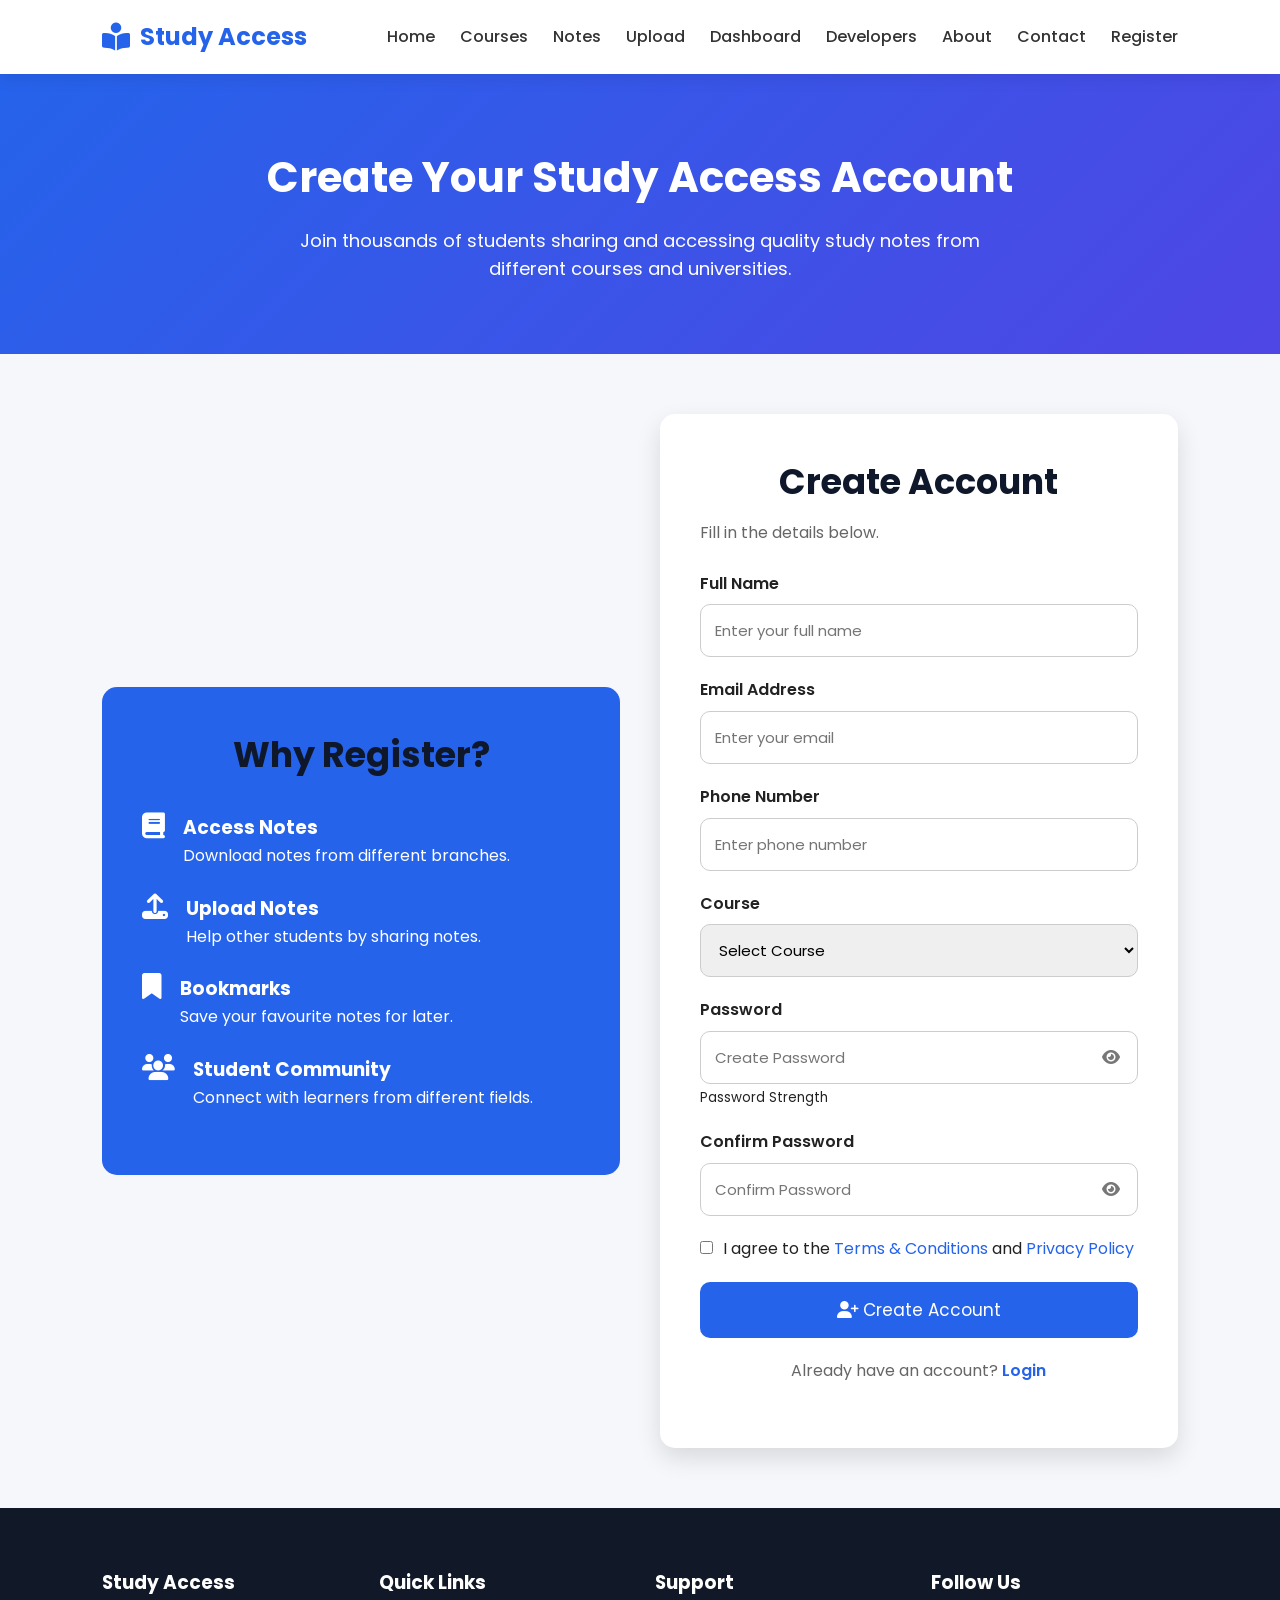
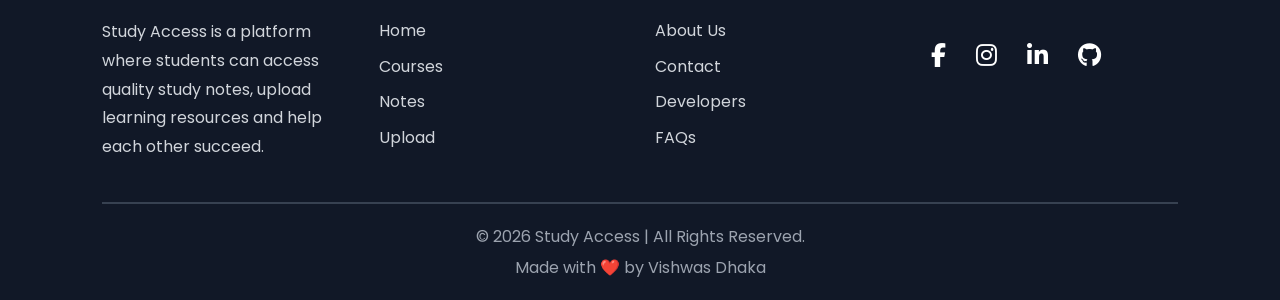
<file: register.html>
<!doctype html>
<html lang="en">
  <head>
    <meta charset="UTF-8" />
    <meta name="viewport" content="width=device-width, initial-scale=1.0" />
    <title>Study Access | Register</title>
    <link rel="stylesheet" href="style.css" />

    <link
      rel="stylesheet"
      href="https://cdnjs.cloudflare.com/ajax/libs/font-awesome/6.6.0/css/all.min.css"
    />

    <link
      href="https://fonts.googleapis.com/css2?family=Poppins:wght@300;400;500;600;700&display=swap"
      rel="stylesheet"
    />
  </head>

  <body>
    <!-- ================= HEADER ================= -->

    <header>
      <div class="logo">
        <i class="fa-solid fa-book-open-reader"></i>
        <h2>Study Access</h2>
      </div>

      <nav>
        <ul>
          <li><a href="index.html">Home</a></li>
          <li><a href="courses.html">Courses</a></li>
          <li><a href="notes.html">Notes</a></li>
          <li><a href="upload.html">Upload</a></li>
          <li><a href="dashboard.html">Dashboard</a></li>
          <li><a href="developers.html">Developers</a></li>
          <li><a href="about.html">About</a></li>
          <li><a href="contact.html">Contact</a></li>
          <li>
            <a href="register.html" class="active"> Register </a>
          </li>
        </ul>
      </nav>
    </header>

    <!-- ================ HERO ================= -->

    <section class="page-hero">
      <div class="hero-content">
        <h1>Create Your Study Access Account</h1>
        <p>
          Join thousands of students sharing and accessing quality study notes
          from different courses and universities.
        </p>
      </div>
    </section>

    <!-- ================= REGISTER ================= -->

    <section class="register-section">
      <div class="register-container">
        <div class="register-left">
          <h2>Why Register?</h2>
          <div class="feature">
            <i class="fa-solid fa-book"></i>
            <div>
              <h3>Access Notes</h3>
              <p>Download notes from different branches.</p>
            </div>
          </div>

          <div class="feature">
            <i class="fa-solid fa-upload"></i>
            <div>
              <h3>Upload Notes</h3>
              <p>Help other students by sharing notes.</p>
            </div>
          </div>

          <div class="feature">
            <i class="fa-solid fa-bookmark"></i>
            <div>
              <h3>Bookmarks</h3>
              <p>Save your favourite notes for later.</p>
            </div>
          </div>

          <div class="feature">
            <i class="fa-solid fa-users"></i>
            <div>
              <h3>Student Community</h3>
              <p>Connect with learners from different fields.</p>
            </div>
          </div>
        </div>

        <!-- Registration Form -->

        <div class="register-right">
          <form id="registerForm">
            <h2>Create Account</h2>
            <p>Fill in the details below.</p>
            <div class="input-box">
              <label>Full Name</label>

              <input
                type="text"
                id="name"
                placeholder="Enter your full name"
                required
              />
            </div>

            <div class="input-box">
              <label>Email Address</label>
              <input
                type="email"
                id="email"
                placeholder="Enter your email"
                required
              />
            </div>

            <div class="input-box">
              <label>Phone Number</label>
              <input
                type="tel"
                id="phone"
                placeholder="Enter phone number"
                required
              />
            </div>

            <div class="input-box">
              <label>Course</label>
              <select required>
                <option>Select Course</option>
                <option>BCA</option>
                <option>B.Tech</option>
                <option>BBA</option>
                <option>B.Com</option>
                <option>MCA</option>
                <option>MBA</option>
                <option>Other</option>
              </select>
            </div>

            <div class="input-box">
              <label>Password</label>
              <div class="password-box">
                <input
                  type="password"
                  id="password"
                  placeholder="Create Password"
                  required
                />

                <i
                  class="fa-solid fa-eye toggle-password"
                  onclick="togglePassword('password', this)"
                ></i>
              </div>

              <small id="strengthText">Password Strength</small>
            </div>

            <div class="input-box">
              <label>Confirm Password</label>
              <div class="password-box">
                <input
                  type="password"
                  id="confirmPassword"
                  placeholder="Confirm Password"
                  required
                />

                <i
                  class="fa-solid fa-eye toggle-password"
                  onclick="togglePassword('confirmPassword', this)"
                ></i>
              </div>
            </div>

            <div class="checkbox">
              <input type="checkbox" id="terms" required />

              <label for="terms">
                I agree to the
                <a href="#">Terms & Conditions</a>

                and

                <a href="#">Privacy Policy</a>
              </label>
            </div>

            <button type="submit" class="register-btn">
              <i class="fa-solid fa-user-plus"></i>

              Create Account
            </button>
            <p class="login-text">
              Already have an account?

              <a href="login.html"> Login </a>
            </p>
          </form>
        </div>
      </div>
    </section>

    <!-- ================= FOOTER ================= -->

    <footer>
      <div class="footer-container">
        <div class="footer-box">
          <h3>Study Access</h3>
          <p>
            Study Access is a platform where students can access quality study
            notes, upload learning resources and help each other succeed.
          </p>
        </div>

        <div class="footer-box">
          <h3>Quick Links</h3>
          <a href="index.html">Home</a>
          <a href="courses.html">Courses</a>
          <a href="notes.html">Notes</a>
          <a href="upload.html">Upload</a>
        </div>

        <div class="footer-box">
          <h3>Support</h3>
          <a href="about.html">About Us</a>
          <a href="contact.html">Contact</a>
          <a href="developers.html">Developers</a>
          <a href="#">FAQs</a>
        </div>

        <div class="footer-box">
          <h3>Follow Us</h3>
          <div class="social-icons">
            <a href="#"><i class="fab fa-facebook-f"></i></a>
            <a href="#"><i class="fab fa-instagram"></i></a>
            <a href="#"><i class="fab fa-linkedin-in"></i></a>
            <a href="#"><i class="fab fa-github"></i></a>
          </div>
        </div>
      </div>

      <hr />

      <p class="copyright">© 2026 Study Access | All Rights Reserved.</p>
      <p class="credits">Made with ❤️ by Vishwas Dhaka</p>
    </footer>

    <!-- ============== REGISTER PAGE CSS ============== -->

    <style>
      .page-hero {
        background: linear-gradient(135deg, #2563eb, #4f46e5);
        color: #fff;
        text-align: center;
        padding: 70px 20px;
      }

      .page-hero h1 {
        font-size: 42px;
        margin-bottom: 15px;
      }

      .page-hero p {
        max-width: 700px;
        margin: auto;
        font-size: 18px;
      }

      .register-section {
        padding: 60px 8%;
      }

      .register-container {
        display: grid;
        grid-template-columns: 1fr 1fr;
        gap: 40px;
        align-items: center;
      }

      .register-left {
        background: #2563eb;
        color: #fff;
        padding: 40px;
        border-radius: 15px;
      }

      .register-left h2 {
        margin-bottom: 30px;
      }

      .feature {
        display: flex;
        gap: 18px;
        margin: 25px 0;
        align-items: flex-start;
      }

      .feature i {
        font-size: 26px;
      }

      .register-right {
        background: #fff;
        padding: 40px;
        border-radius: 15px;
        box-shadow: 0 10px 25px rgba(0, 0, 0, 0.12);
      }

      .register-right h2 {
        margin-bottom: 10px;
      }

      .register-right p {
        color: #666;
        margin-bottom: 25px;
      }

      .input-box {
        margin-bottom: 20px;
      }

      .input-box label {
        display: block;
        margin-bottom: 8px;
        font-weight: 600;
      }

      .input-box input,
      .input-box select {
        width: 100%;
        padding: 14px;
        border: 1px solid #ccc;
        border-radius: 10px;
        font-size: 15px;
        outline: none;
      }

      .password-box {
        position: relative;
      }

      .password-box i {
        position: absolute;
        right: 18px;
        top: 50%;
        transform: translateY(-50%);
        cursor: pointer;
        color: #777;
      }

      .checkbox {
        display: flex;
        gap: 10px;
        margin: 20px 0;
        align-items: flex-start;
      }

      .checkbox input {
        margin-top: 5px;
      }

      .checkbox a {
        color: #2563eb;
        text-decoration: none;
      }

      .register-btn {
        width: 100%;
        background: #2563eb;
        color: #fff;
        padding: 15px;
        border: none;
        border-radius: 10px;
        font-size: 17px;
        cursor: pointer;
        transition: 0.3s;
      }

      .register-btn:hover {
        background: #1d4ed8;
      }

      .login-text {
        text-align: center;
        margin-top: 20px;
      }

      .login-text a {
        color: #2563eb;
        text-decoration: none;
        font-weight: 600;
      }

      .footer-container {
        display: grid;
        grid-template-columns: repeat(auto-fit, minmax(220px, 1fr));
        gap: 30px;
      }

      .footer-box a {
        display: block;
        color: #d1d5db;
        margin: 10px 0;
        text-decoration: none;
      }

      .social-icons {
        display: flex;
        gap: 15px;
        margin-top: 15px;
      }

      .social-icons a {
        color: #fff;
        font-size: 22px;
      }

      @media (max-width: 900px) {
        .register-container {
          grid-template-columns: 1fr;
        }

        .page-hero h1 {
          font-size: 32px;
        }
      }
    </style>

    <script>
      // ================= SHOW / HIDE PASSWORD =================

      function togglePassword(id, icon) {
        const input = document.getElementById(id);

        if (input.type === "password") {
          input.type = "text";

          icon.classList.remove("fa-eye");
          icon.classList.add("fa-eye-slash");
        } else {
          input.type = "password";

          icon.classList.remove("fa-eye-slash");
          icon.classList.add("fa-eye");
        }
      }

      // ================= PASSWORD STRENGTH =================

      const password = document.getElementById("password");
      const strength = document.getElementById("strengthText");

      password.addEventListener("keyup", function () {
        let value = password.value;

        if (value.length == 0) {
          strength.innerHTML = "Password Strength";
          strength.style.color = "#777";
        } else if (value.length < 6) {
          strength.innerHTML = "Weak Password";
          strength.style.color = "red";
        } else if (value.length < 10) {
          strength.innerHTML = "Medium Password";
          strength.style.color = "orange";
        } else {
          strength.innerHTML = "Strong Password";
          strength.style.color = "green";
        }
      });

      // ================= FORM VALIDATION =================

      document
        .getElementById("registerForm")
        .addEventListener("submit", function (e) {
          e.preventDefault();

          let name = document.getElementById("name").value.trim();
          let email = document.getElementById("email").value.trim();
          let phone = document.getElementById("phone").value.trim();
          let pass = document.getElementById("password").value;
          let confirm = document.getElementById("confirmPassword").value;
          if (name === "") {
            alert("Please enter your name.");
            return;
          }

          if (email === "") {
            alert("Please enter your email.");
            return;
          }

          if (phone.length < 10) {
            alert("Please enter a valid phone number.");
            return;
          }

          if (pass.length < 6) {
            alert("Password must contain at least 6 characters.");
            return;
          }

          if (pass !== confirm) {
            alert("Passwords do not match.");
            return;
          }

          if (!document.getElementById("terms").checked) {
            alert("Please accept the Terms & Conditions.");
            return;
          }

          alert("🎉 Registration Successful!\n\nWelcome to Study Access.");
          this.reset();
          strength.innerHTML = "Password Strength";
          strength.style.color = "#777";
        });
    </script>
  </body>
</html>
</file>
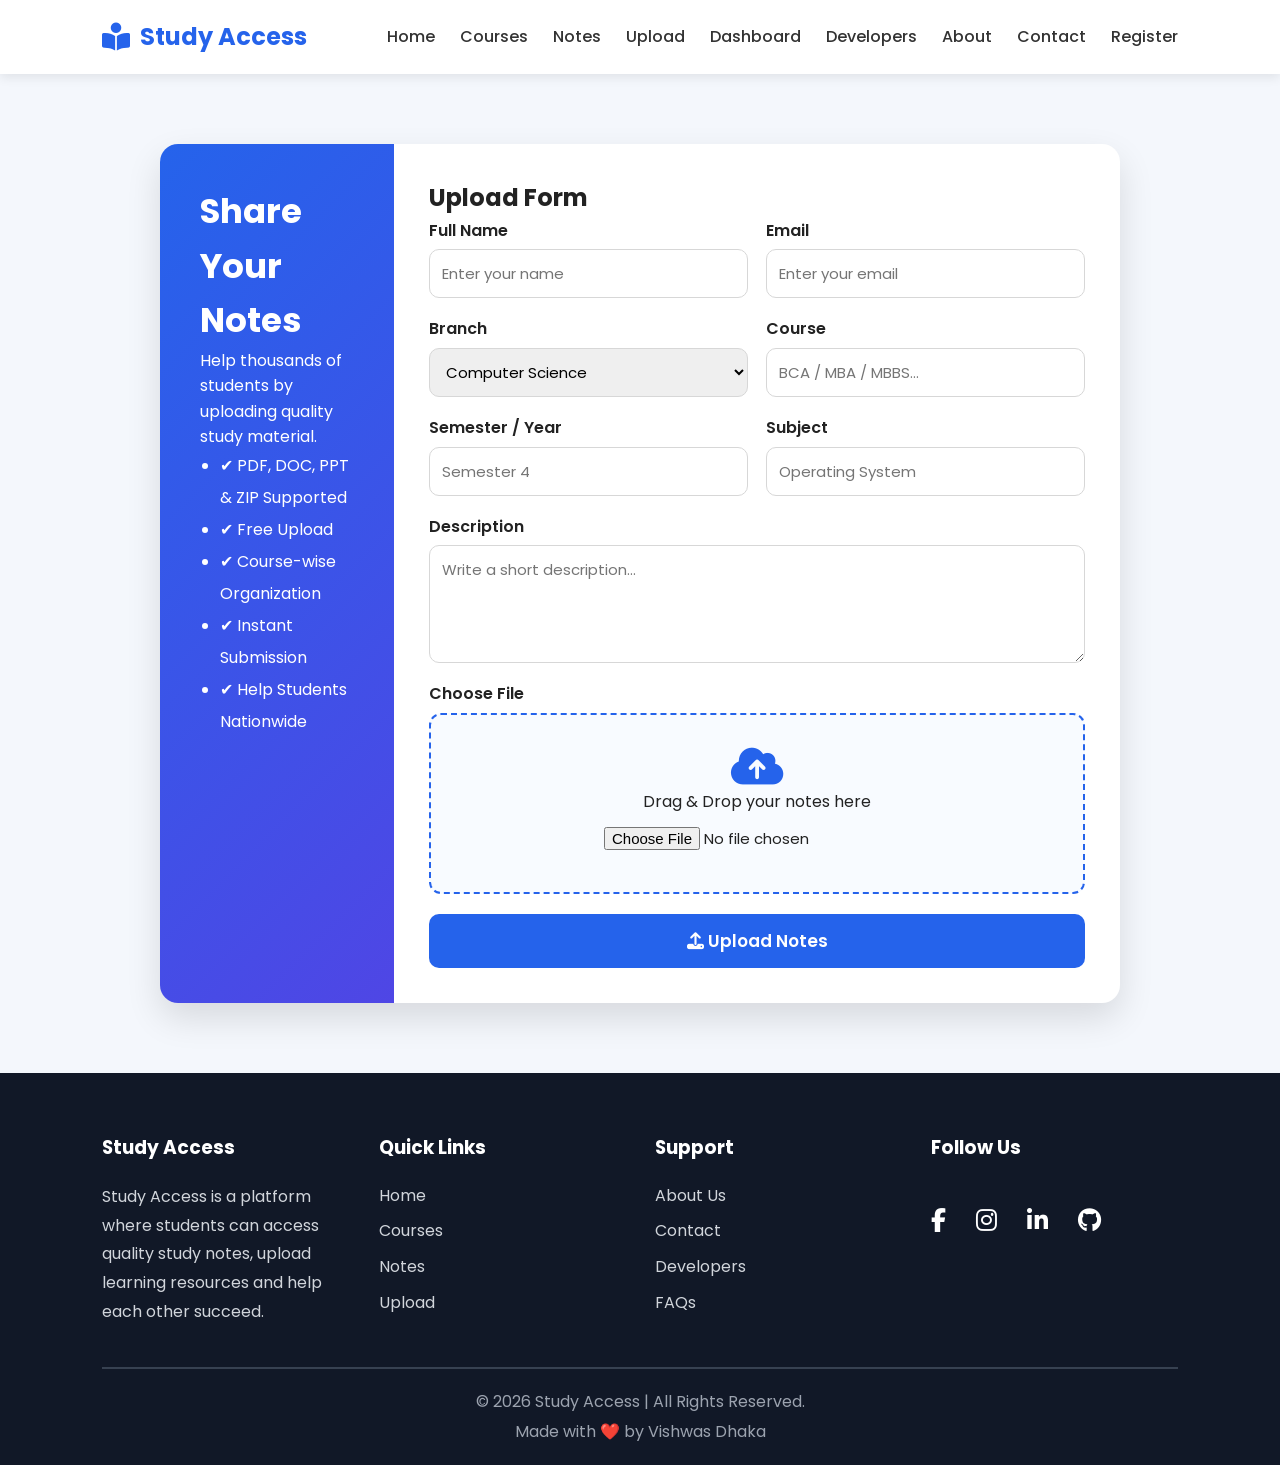
<file: upload.html>
<!doctype html>
<html lang="en">
  <head>
    <meta charset="UTF-8" />
    <meta name="viewport" content="width=device-width, initial-scale=1.0" />
    <title>Study Access | Upload Notes</title>
    <link rel="stylesheet" href="style.css" />
    <link
      href="https://fonts.googleapis.com/css2?family=Poppins:wght@300;400;500;600;700&display=swap"
      rel="stylesheet"
    />
    <link
      rel="stylesheet"
      href="https://cdnjs.cloudflare.com/ajax/libs/font-awesome/6.6.0/css/all.min.css"
    />
    <style>
      body {
        font-family: Poppins, sans-serif;
        background: #f4f7fc;
        margin: 0;
      }

      .logo i {
        color: #2563eb;
        font-size: 28px;
      }

      .upload-wrapper {
        max-width: 1000px;
        margin: 50px auto;
        padding: 20px;
      }

      .upload-card {
        background: #fff;
        border-radius: 18px;
        box-shadow: 0 15px 35px rgba(0, 0, 0, 0.12);
        display: grid;
        grid-template-columns: 1fr 1.3fr;
        overflow: hidden;
      }

      .left {
        background: linear-gradient(135deg, #2563eb, #4f46e5);
        color: #fff;
        padding: 40px;
      }

      .left h2 {
        font-size: 34px;
      }

      .left ul {
        padding-left: 20px;
        line-height: 2;
      }

      .right {
        padding: 35px;
      }

      .form-grid {
        display: grid;
        grid-template-columns: 1fr 1fr;
        gap: 18px;
      }

      .form-group {
        display: flex;
        flex-direction: column;
      }

      .form-group.full {
        grid-column: 1/-1;
      }

      label {
        font-weight: 600;
        margin-bottom: 6px;
      }

      input,
      select,
      textarea {
        padding: 12px;
        border: 1px solid #d7d7d7;
        border-radius: 10px;
        font-size: 15px;
      }

      textarea {
        resize: vertical;
      }

      .upload-box {
        border: 2px dashed #2563eb;
        border-radius: 12px;
        padding: 30px;
        text-align: center;
        background: #f8fbff;
      }

      .upload-box input {
        border: none;
      }

      button {
        margin-top: 20px;
        width: 100%;
        padding: 14px;
        border: none;
        border-radius: 10px;
        background: #2563eb;
        color: #fff;
        font-size: 17px;
        font-weight: 600;
        cursor: pointer;
      }

      button:hover {
        background: #1d4ed8;
      }

      @media (max-width: 850px) {
        .upload-card {
          grid-template-columns: 1fr;
        }
        .form-grid {
          grid-template-columns: 1fr;
        }
      }

      .footer-container {
        display: grid;
        grid-template-columns: repeat(auto-fit, minmax(220px, 1fr));
        gap: 30px;
      }

      .footer-box a {
        display: block;
        color: #d1d5db;
        margin: 10px 0;
        text-decoration: none;
      }

      .social-icons {
        display: flex;
        gap: 15px;
        margin-top: 15px;
      }

      .social-icons a {
        color: #fff;
        font-size: 22px;
      }

      @media (max-width: 900px) {
        .register-container {
          grid-template-columns: 1fr;
        }

        .page-hero h1 {
          font-size: 32px;
        }
      }
    </style>
  </head>
  <body>
    <header
      style="
        padding: 18px 8%;
        background: #fff;
        display: flex;
        justify-content: space-between;
        align-items: center;
        box-shadow: 0 4px 10px rgba(0, 0, 0, 0.08);
      "
    >
      <div class="logo">
        <i class="fa-solid fa-book-open-reader"></i>
        <h2>Study Access</h2>
      </div>

      <nav>
        <ul>
          <li><a href="index.html">Home</a></li>
          <li><a href="courses.html">Courses</a></li>
          <li><a href="notes.html">Notes</a></li>
          <li><a href="upload.html">Upload</a></li>
          <li><a href="dashboard.html">Dashboard</a></li>
          <li><a href="developers.html">Developers</a></li>
          <li><a href="about.html">About</a></li>
          <li><a href="contact.html">Contact</a></li>
          <li><a href="register.html" class="register-btn">Register</a></li>
        </ul>
      </nav>
    </header>

    <div class="upload-wrapper">
      <div class="upload-card">
        <div class="left">
          <h2>Share Your Notes</h2>
          <p>Help thousands of students by uploading quality study material.</p>
          <ul>
            <li>✔ PDF, DOC, PPT & ZIP Supported</li>
            <li>✔ Free Upload</li>
            <li>✔ Course-wise Organization</li>
            <li>✔ Instant Submission</li>
            <li>✔ Help Students Nationwide</li>
          </ul>
        </div>

        <div class="right">
          <h2>Upload Form</h2>

          <form id="uploadForm">
            <div class="form-grid">
              <div class="form-group">
                <label>Full Name</label>
                <input type="text" placeholder="Enter your name" required />
              </div>

              <div class="form-group">
                <label>Email</label>
                <input type="email" placeholder="Enter your email" required />
              </div>

              <div class="form-group">
                <label>Branch</label>
                <select required>
                  <option>Computer Science</option>
                  <option>Medical Science</option>
                  <option>Business</option>
                  <option>Commerce</option>
                  <option>Engineering</option>
                  <option>Law</option>
                  <option>Arts</option>
                  <option>Science</option>
                </select>
              </div>

              <div class="form-group">
                <label>Course</label>
                <input type="text" placeholder="BCA / MBA / MBBS..." required />
              </div>

              <div class="form-group">
                <label>Semester / Year</label>
                <input type="text" placeholder="Semester 4" />
              </div>

              <div class="form-group">
                <label>Subject</label>
                <input type="text" placeholder="Operating System" />
              </div>

              <div class="form-group full">
                <label>Description</label>
                <textarea
                  rows="4"
                  placeholder="Write a short description..."
                ></textarea>
              </div>

              <div class="form-group full">
                <label>Choose File</label>
                <div class="upload-box">
                  <i
                    class="fa-solid fa-cloud-arrow-up"
                    style="font-size: 42px; color: #2563eb"
                  ></i>
                  <p>Drag & Drop your notes here</p>
                  <input
                    type="file"
                    accept=".pdf,.doc,.docx,.ppt,.pptx,.zip"
                    required
                  />
                </div>
              </div>
            </div>

            <button type="submit">
              <i class="fa-solid fa-upload"></i> Upload Notes
            </button>
          </form>
        </div>
      </div>
    </div>

    <script>
      document
        .getElementById("uploadForm")
        .addEventListener("submit", function (e) {
          e.preventDefault();
          alert("🎉 Notes uploaded successfully!");
          this.reset();
        });
    </script>

    <footer>
      <div class="footer-container">
        <div class="footer-box">
          <h3>Study Access</h3>
          <p>
            Study Access is a platform where students can access quality study
            notes, upload learning resources and help each other succeed.
          </p>
        </div>

        <div class="footer-box">
          <h3>Quick Links</h3>
          <a href="index.html">Home</a>
          <a href="courses.html">Courses</a>
          <a href="notes.html">Notes</a>
          <a href="upload.html">Upload</a>
        </div>

        <div class="footer-box">
          <h3>Support</h3>
          <a href="about.html">About Us</a>
          <a href="contact.html">Contact</a>
          <a href="developers.html">Developers</a>
          <a href="#">FAQs</a>
        </div>

        <div class="footer-box">
          <h3>Follow Us</h3>
          <div class="social-icons">
            <a href="#"><i class="fab fa-facebook-f"></i></a>
            <a href="#"><i class="fab fa-instagram"></i></a>
            <a href="#"><i class="fab fa-linkedin-in"></i></a>
            <a href="#"><i class="fab fa-github"></i></a>
          </div>
        </div>
      </div>

      <hr />

      <p class="copyright">© 2026 Study Access | All Rights Reserved.</p>
      <p class="credits">Made with ❤️ by Vishwas Dhaka</p>
    </footer>
  </body>
</html>
</file>
<file: style.css>
/* Google fonts */
@import url('https://fonts.googleapis.com/css2?family=Poppins:wght@300;400;500;600;700&display=swap');

*{
    margin:0;
    padding:0;
    box-sizing:border-box;
    font-family:'Poppins',sans-serif;
}

body{
    background:#f5f7fb;
    color:#222;
    line-height:1.6;
}

img{
    width:100%;
    display:block;
}

a{
    text-decoration:none;
    color:#333;
}

button{
    cursor:pointer;
    border:none;
    transition:.3s;
}

/* NavBar */
header{
    display:flex;
    justify-content:space-between;
    align-items:center;
    padding:18px 8%;
    background:#fff;
    box-shadow:0 5px 15px rgba(0,0,0,.08);
    position:sticky;
    top:0;
    z-index:1000;
}

.logo{
    display:flex;
    align-items:center;
    gap:10px;
}

.logo i{
    color:#2563eb;
    font-size:28px;
}

.logo h2{
    color:#2563eb;
}

nav ul{
    display:flex;
    list-style:none;
    gap:25px;
}

nav ul li a{
    font-weight:500;
}

nav ul li a:hover{
    color:#2563eb;
}

.login-btn{
    background:#2563eb;
    color:#fff;
    padding:10px 22px;
    border-radius:8px;
}

.login-btn:hover{
    background:#1d4ed8;
}

/* Hero Section */

.hero{
    display:grid;
    grid-template-columns:1fr 1fr;
    align-items:center;
    gap:40px;
    padding:70px 8%;
}

.hero h1{
    font-size:50px;
    margin-bottom:20px;
    color:#0f172a;
}

.hero p{
    color:#555;
    margin-bottom:30px;
}

.search-box{
    display:flex;
    margin-bottom:25px;
}

.search-box input{
    flex:1;
    padding:15px;
    border:2px solid #ddd;
    border-radius:8px 0 0 8px;
    outline:none;
}

.search-box button{
    background:#2563eb;
    color:white;
    padding:15px 25px;
    border-radius:0 8px 8px 0;
}

.hero-buttons{
    display:flex;
    gap:15px;
}

.primary{
    background:#2563eb;
    color:white;
    padding:14px 28px;
    border-radius:8px;
}

.secondary{
    background:white;
    color:#2563eb;
    border:2px solid #2563eb;
    padding:14px 28px;
    border-radius:8px;
}

.primary:hover{
    background:#1d4ed8;
}

.secondary:hover{
    background:#2563eb;
    color:white;
}

.hero-image img{
    border-radius:20px;
    box-shadow:0 15px 35px rgba(0,0,0,.15);
}

/* Section Title */

section h2{
    text-align:center;
    margin-bottom:40px;
    font-size:35px;
    color:#0f172a;
}

/* Category */

.category{
    padding:70px 8%;
}

.category-container{
    display:grid;
    grid-template-columns:repeat(auto-fit,minmax(230px,1fr));
    gap:25px;
}

.category-card{
    background:#fff;
    padding:30px;
    text-align:center;
    border-radius:15px;
    box-shadow:0 5px 15px rgba(0,0,0,.08);
    transition:.3s;
}

.category-card:hover{
    transform:translateY(-8px);
}

.category-card i{
    font-size:45px;
    color:#2563eb;
    margin-bottom:20px;
}

.category-card h3{
    margin-bottom:15px;
}

.category-card p{
    color:#666;
}

/* Stats */

.stats{
    padding:60px 8%;
    background:#2563eb;
    display:grid;
    grid-template-columns:repeat(4,1fr);
    gap:20px;
    text-align:center;
}

.stat-box{
    color:white;
}

.stat-box h2{
    color:white;
    font-size:42px;
}

.stat-box p{
    font-size:18px;
}

/* Notes */

.notes{
    padding:70px 8%;
}

.notes-container{
    display:grid;
    grid-template-columns:repeat(auto-fit,minmax(280px,1fr));
    gap:25px;
}

.note-card{
    background:white;
    border-radius:15px;
    overflow:hidden;
    box-shadow:0 5px 15px rgba(0,0,0,.08);
    transition:.3s;
}

.note-card:hover{
    transform:translateY(-8px);
}

.note-card img{
    height:200px;
    object-fit:cover;
}

.note-card h3{
    margin:20px;
}

.note-card p{
    margin:0 20px 15px;
    color:#666;
}

.rating{
    margin:0 20px 15px;
    color:#fbbf24;
    font-size:20px;
}

.note-card button{
    width:calc(100% - 40px);
    margin:0 20px 20px;
    padding:12px;
    background:#2563eb;
    color:white;
    border-radius:8px;
}

.note-card button:hover{
    background:#1d4ed8;
}

/* Resposnive */
@media(max-width:992px){

.hero{
    grid-template-columns:1fr;
    text-align:center;
}

.hero-buttons{
    justify-content:center;
}

.search-box{
    flex-direction:column;
}

.search-box input{
    border-radius:8px;
    margin-bottom:10px;
}

.search-box button{
    border-radius:8px;
}

.stats{
    grid-template-columns:repeat(2,1fr);
}

header{
    flex-direction:column;
    gap:20px;
}

nav ul{
    flex-wrap:wrap;
    justify-content:center;
}
}

@media(max-width:600px){

.hero h1{
    font-size:35px;
}

.stats{
    grid-template-columns:1fr;
}

section h2{
    font-size:28px;
}

}

/* Latest Notes */

.latest-notes{
    padding:80px 8%;
    background:#ffffff;
}

.latest-notes h2{
    text-align:center;
    margin-bottom:40px;
    font-size:35px;
    color:#1e293b;
}

.latest-notes .notes-container{
    display:grid;
    grid-template-columns:repeat(auto-fit,minmax(280px,1fr));
    gap:25px;
}

.latest-notes .note-card{
    background:#f8fafc;
    padding:25px;
    border-radius:15px;
    box-shadow:0 8px 20px rgba(0,0,0,.08);
    transition:.3s;
}

.latest-notes .note-card:hover{
    transform:translateY(-10px);
}

.latest-notes h3{
    margin-bottom:15px;
    color:#2563eb;
}

.latest-notes p{
    margin:10px 0;
    color:#555;
}

.latest-notes button{
    margin-top:20px;
    width:100%;
    padding:12px;
    background:#2563eb;
    color:#fff;
    border:none;
    border-radius:8px;
    font-size:16px;
}

.latest-notes button:hover{
    background:#1d4ed8;
}

/* Why Choose Us */

.why-us{
    padding:80px 8%;
    background:#eef4ff;
}

.why-us h2{
    text-align:center;
    margin-bottom:45px;
}

.why-container{
    display:grid;
    grid-template-columns:repeat(auto-fit,minmax(250px,1fr));
    gap:30px;
}

.feature-box{
    background:#fff;
    padding:30px;
    border-radius:15px;
    text-align:center;
    box-shadow:0 8px 20px rgba(0,0,0,.08);
    transition:.3s;
}

.feature-box:hover{
    transform:translateY(-10px);
}

.feature-box i{
    font-size:45px;
    color:#2563eb;
    margin-bottom:20px;
}

.feature-box h3{
    margin-bottom:15px;
}

.feature-box p{
    color:#666;
}


/* Reviews */

.reviews{
    padding:80px 8%;
    background:#fff;
}

.review-container{
    display:grid;
    grid-template-columns:repeat(auto-fit,minmax(280px,1fr));
    gap:25px;
}

.review-card{
    background:#f8fafc;
    padding:25px;
    border-radius:15px;
    box-shadow:0 8px 20px rgba(0,0,0,.08);
    text-align:center;
    transition:.3s;
}

.review-card:hover{
    transform:scale(1.05);
}

.review-card h3{
    color:#2563eb;
    margin-bottom:10px;
}

.review-card p{
    color:#555;
    margin-top:10px;
}

/* FAQ */

.faq{
    padding:80px 8%;
    background:#eef4ff;
}

.question{
    background:#fff;
    padding:25px;
    margin-bottom:20px;
    border-radius:12px;
    box-shadow:0 5px 15px rgba(0,0,0,.08);
    cursor:pointer;
}

.question h3{
    color:#2563eb;
    margin-bottom:10px;
}

.question p{
    color:#555;
}

/* Newsletter */

.newsletter{
    padding:80px 8%;
    text-align:center;
    background:linear-gradient(135deg,#2563eb,#4f46e5);
    color:#fff;
}

.newsletter h2{
    color:#fff;
    margin-bottom:20px;
}

.newsletter p{
    margin-bottom:25px;
}

.newsletter input{
    width:320px;
    max-width:90%;
    padding:15px;
    border:none;
    border-radius:8px;
    outline:none;
    margin-bottom:15px;
}

.newsletter button{
    display:block;
    margin:0 auto;
    padding:15px 35px;
    background:#fff;
    color:#2563eb;
    border:none;
    border-radius:8px;
    font-weight:600;
    transition:.3s;
}

.newsletter button:hover{
    background:#e5e7eb;
}

/* Footer */

footer{
    background:#111827;
    color:#fff;
    padding:60px 8% 20px;
}

.footer-container{
    display:grid;
    grid-template-columns:repeat(auto-fit,minmax(220px,1fr));
    gap:35px;
}

.footer-container h2,
.footer-container h3{
    margin-bottom:20px;
}

.footer-container p{
    color:#d1d5db;
    line-height:1.8;
}

.footer-container ul{
    list-style:none;
}

.footer-container ul li{
    margin:12px 0;
}

.footer-container ul li a{
    color:#d1d5db;
    transition:.3s;
}

.footer-container ul li a:hover{
    color:#60a5fa;
}

.footer-container i{
    font-size:24px;
    margin-right:15px;
    margin-top:15px;
    cursor:pointer;
    transition:.3s;
}

.footer-container i:hover{
    color:#60a5fa;
    transform:scale(1.2);
}

footer hr{
    margin:40px 0 20px;
    border:.5px solid #374151;
}

.copyright{
    text-align:center;
    color:#9ca3af;
}

.credits{
    text-align:center;
    color:#9ca3af;
    margin-top:5px;
}

/* Smooth Scroll */

html{
    scroll-behavior:smooth;
}

/* Simple Animations */

.category-card,
.note-card,
.feature-box,
.review-card,
.question{
    animation:fadeUp .8s ease;
}

@keyframes fadeUp{
    from{
        opacity:0;
        transform:translateY(30px);
    }

    to{
        opacity:1;
        transform:translateY(0);
    }
}

/* Mobile View */

@media(max-width:768px){

.footer-container{
    text-align:center;
}

.newsletter input{
    width:100%;
}

.latest-notes h2,
.why-us h2,
.reviews h2,
.faq h2,
.newsletter h2{
    font-size:28px;
}

.feature-box,
.review-card,
.note-card{
    padding:20px;
}

}
.footer-container {
        display: grid;
        grid-template-columns: repeat(auto-fit, minmax(220px, 1fr));
        gap: 30px;
}

.footer-box a {
        display: block;
        color: #d1d5db;
        margin: 10px 0;
        text-decoration: none;
}

.social-icons {
        display: flex;
        gap: 15px;
        margin-top: 15px;
}

.social-icons a {
        color: #fff;
        font-size: 22px;
}

@media (max-width: 900px) {
        .register-container {
          grid-template-columns: 1fr;
}

.page-hero h1 {
          font-size: 32px;
}
}
</file>
